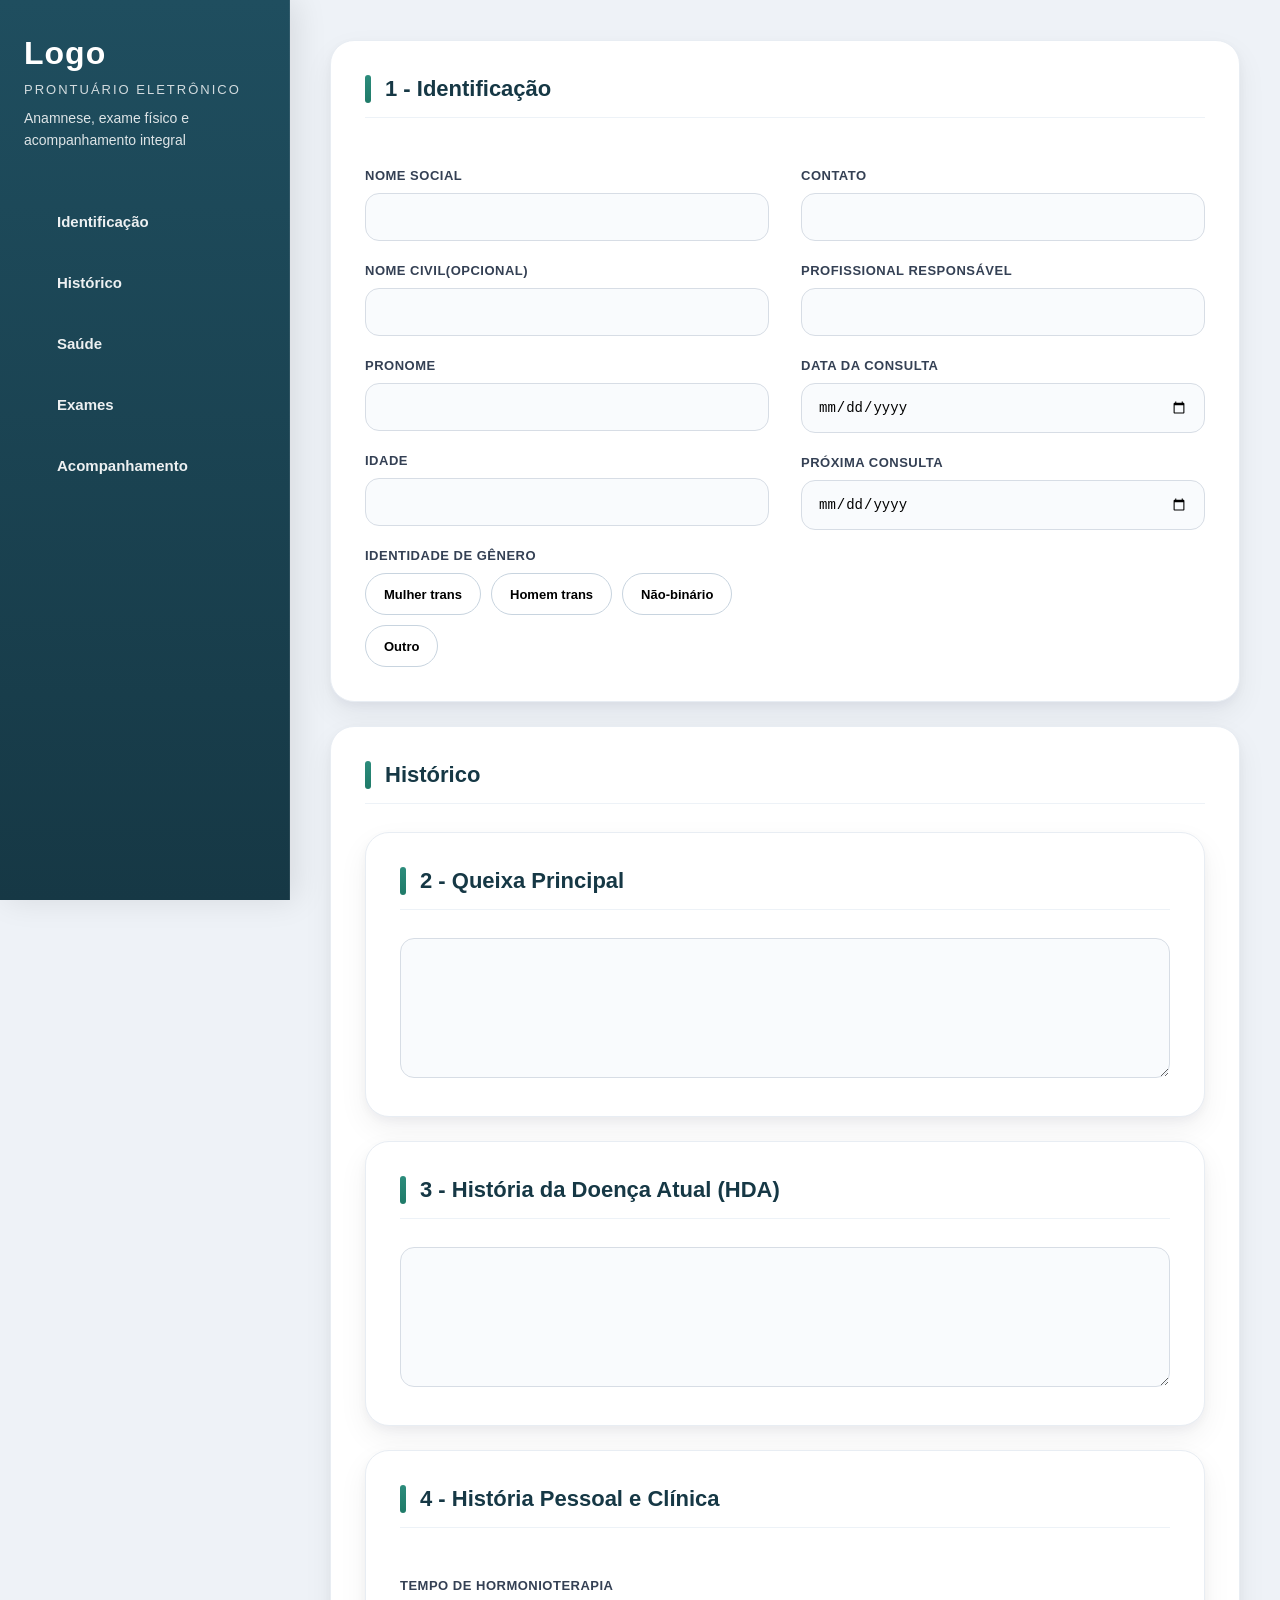
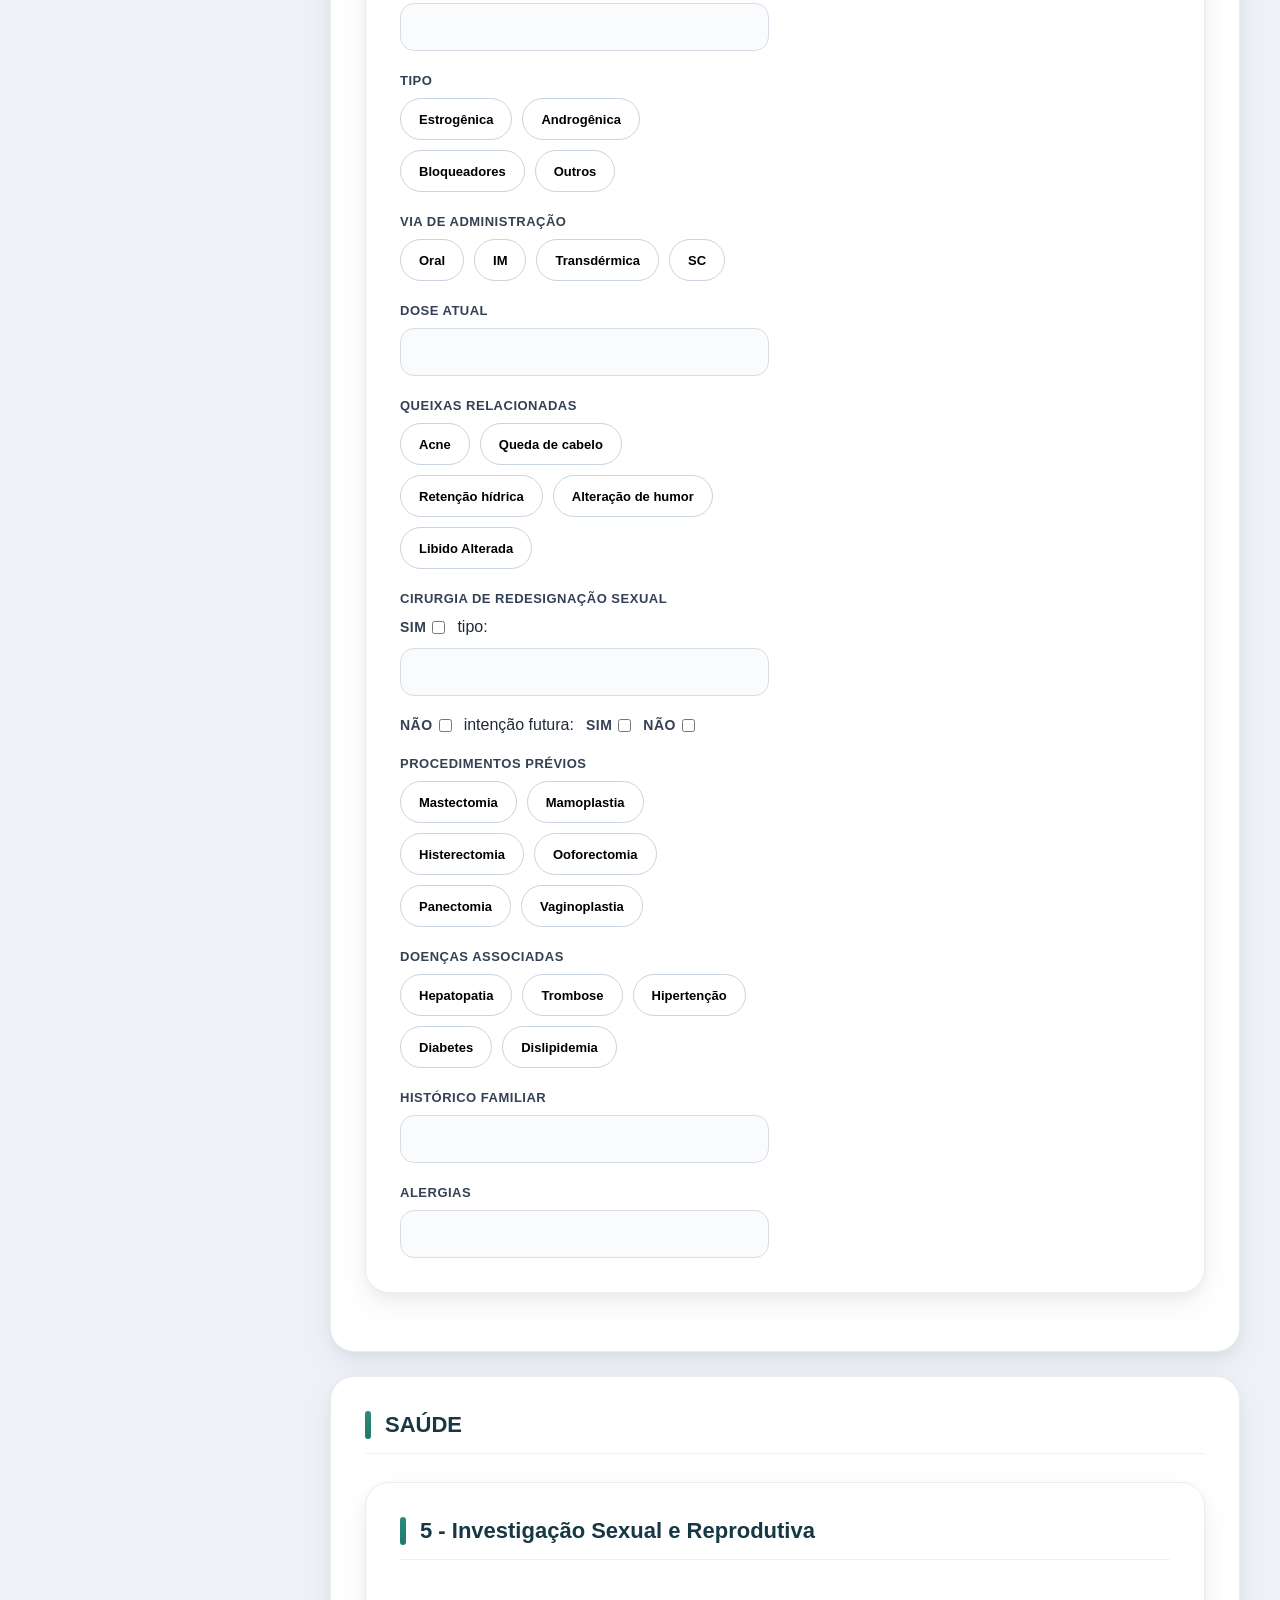
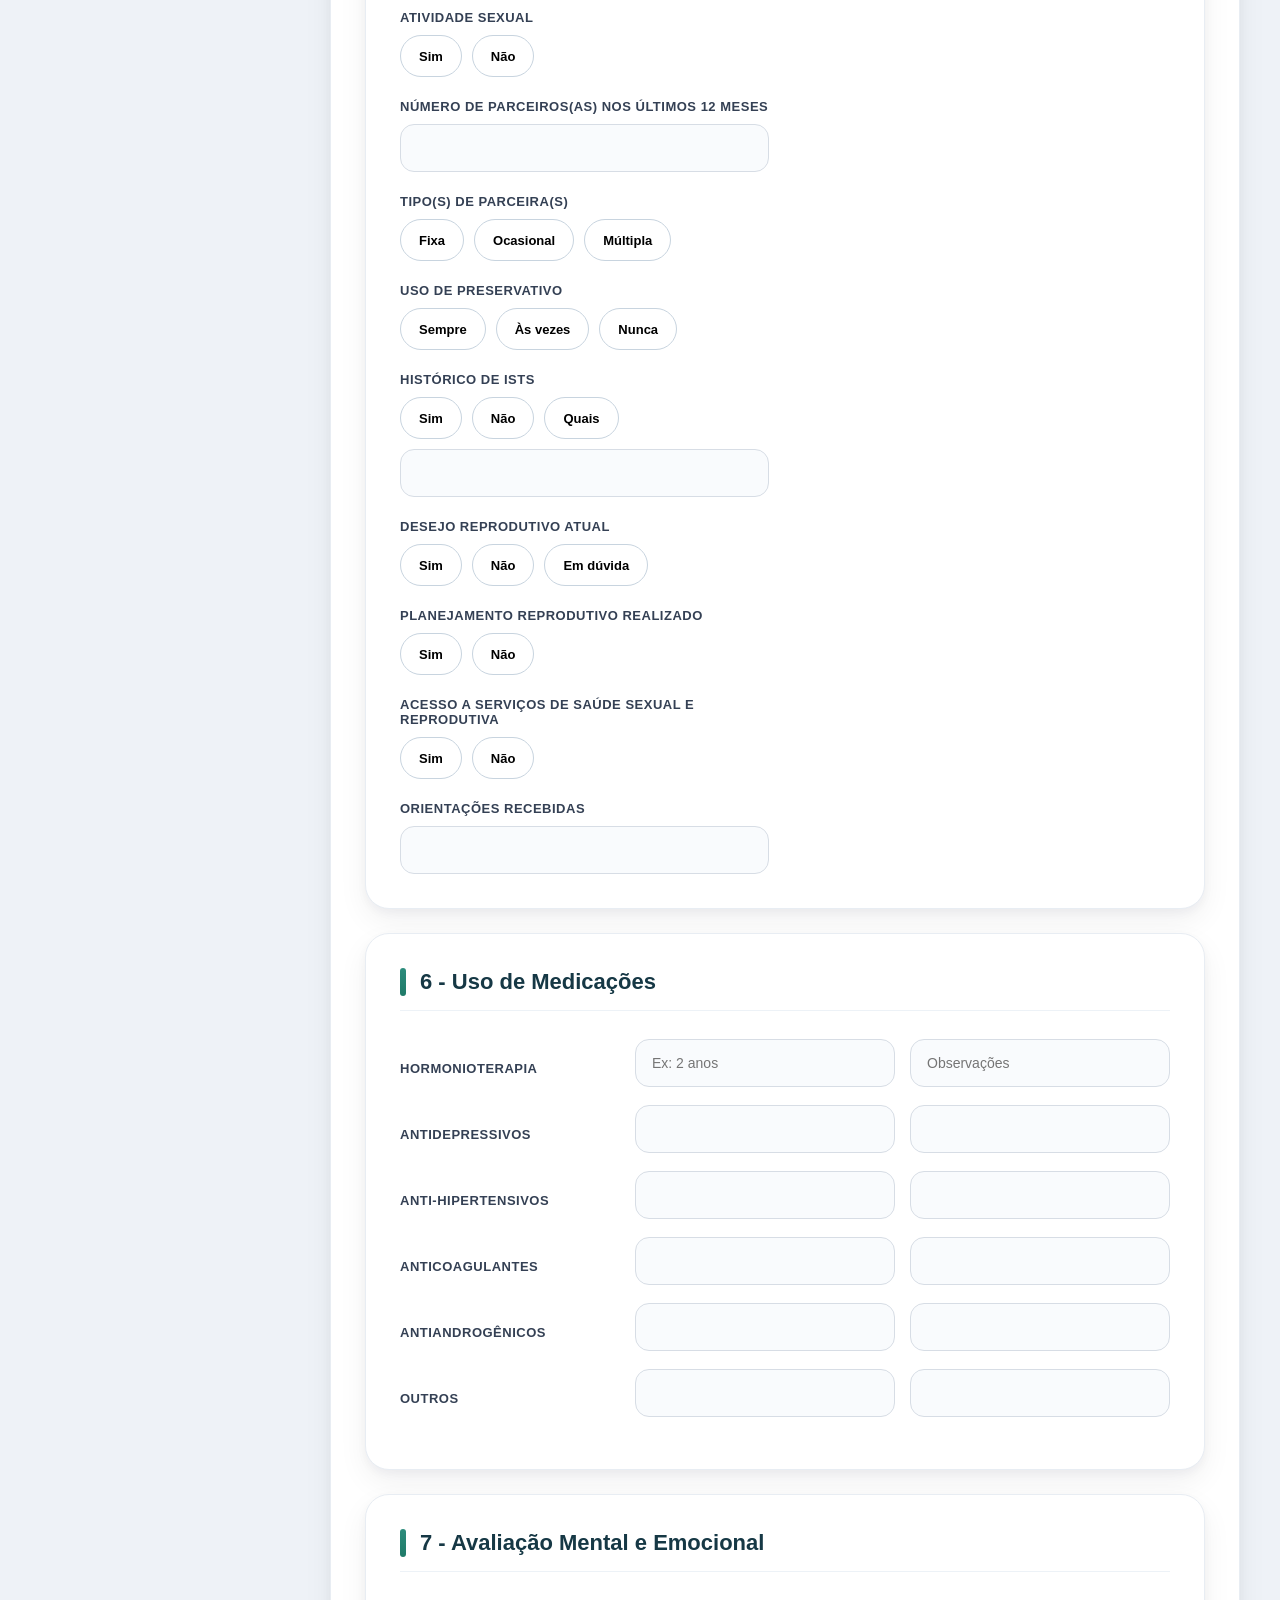
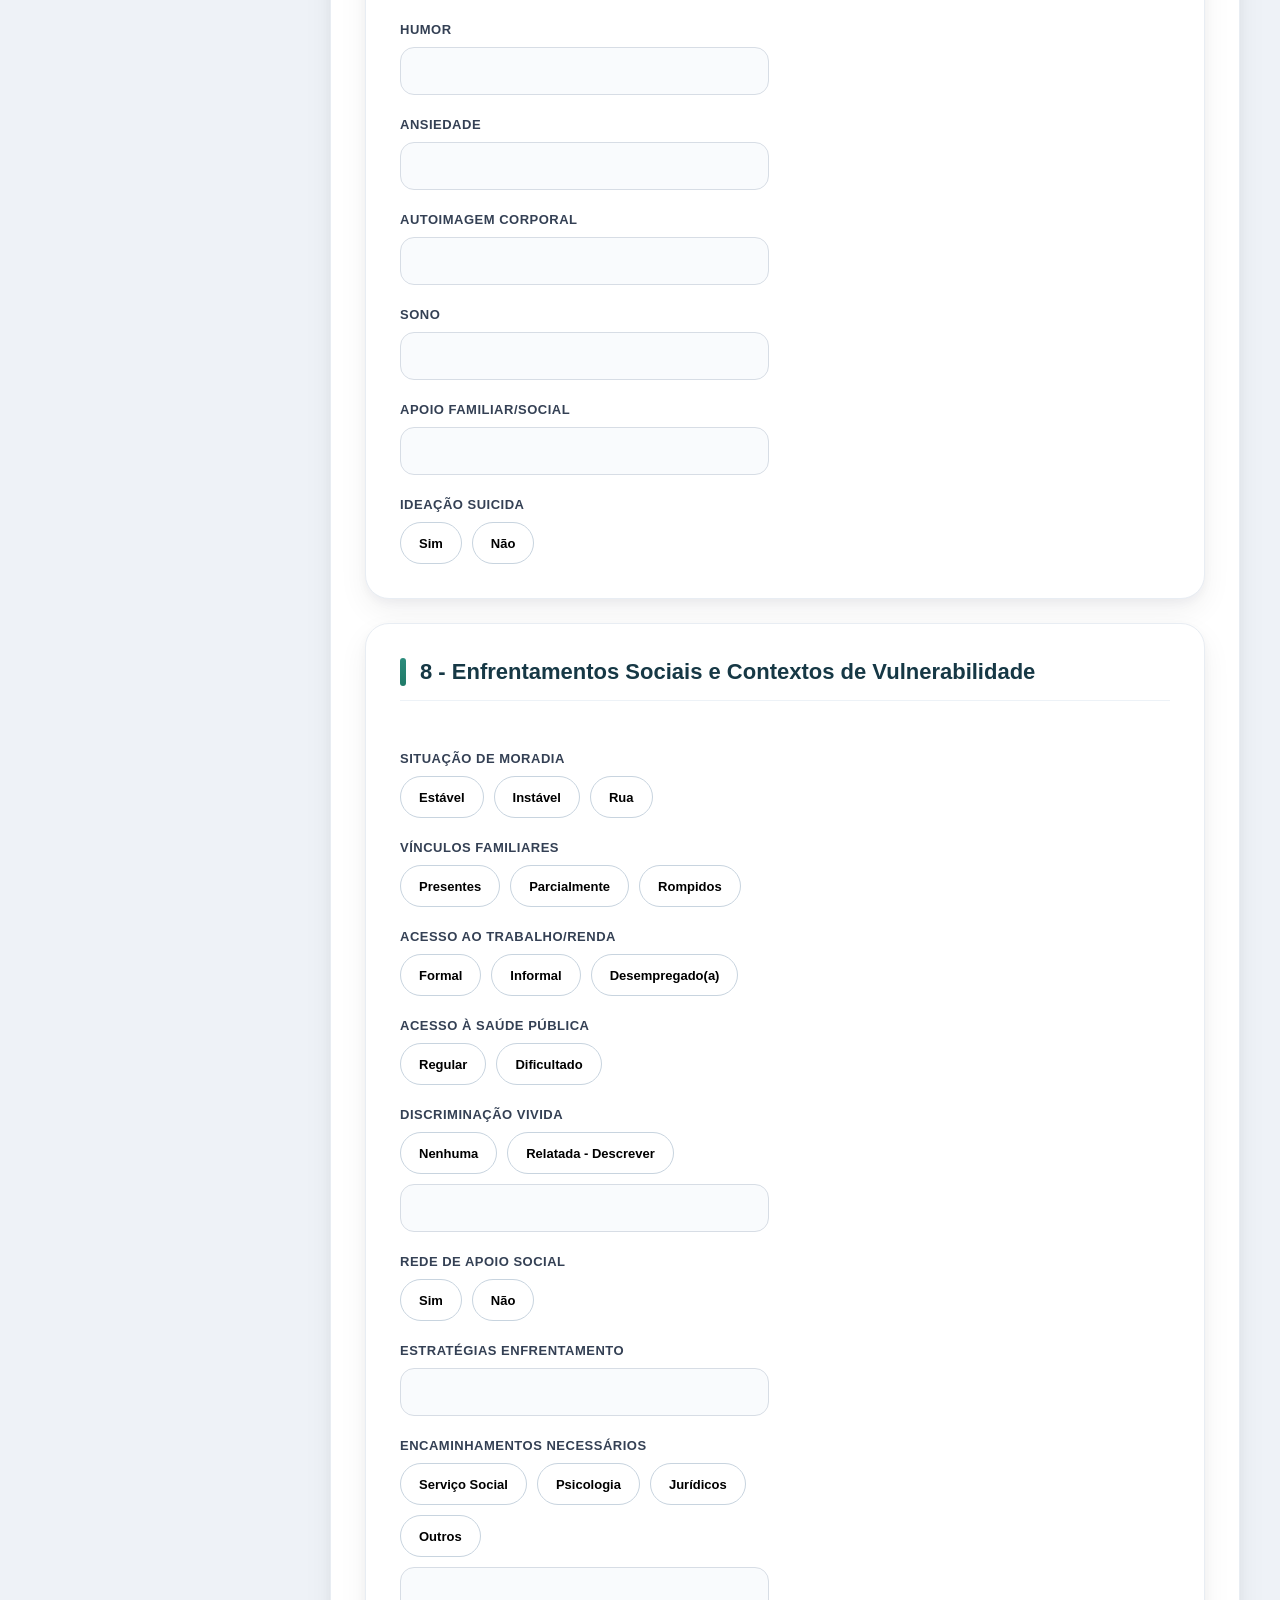
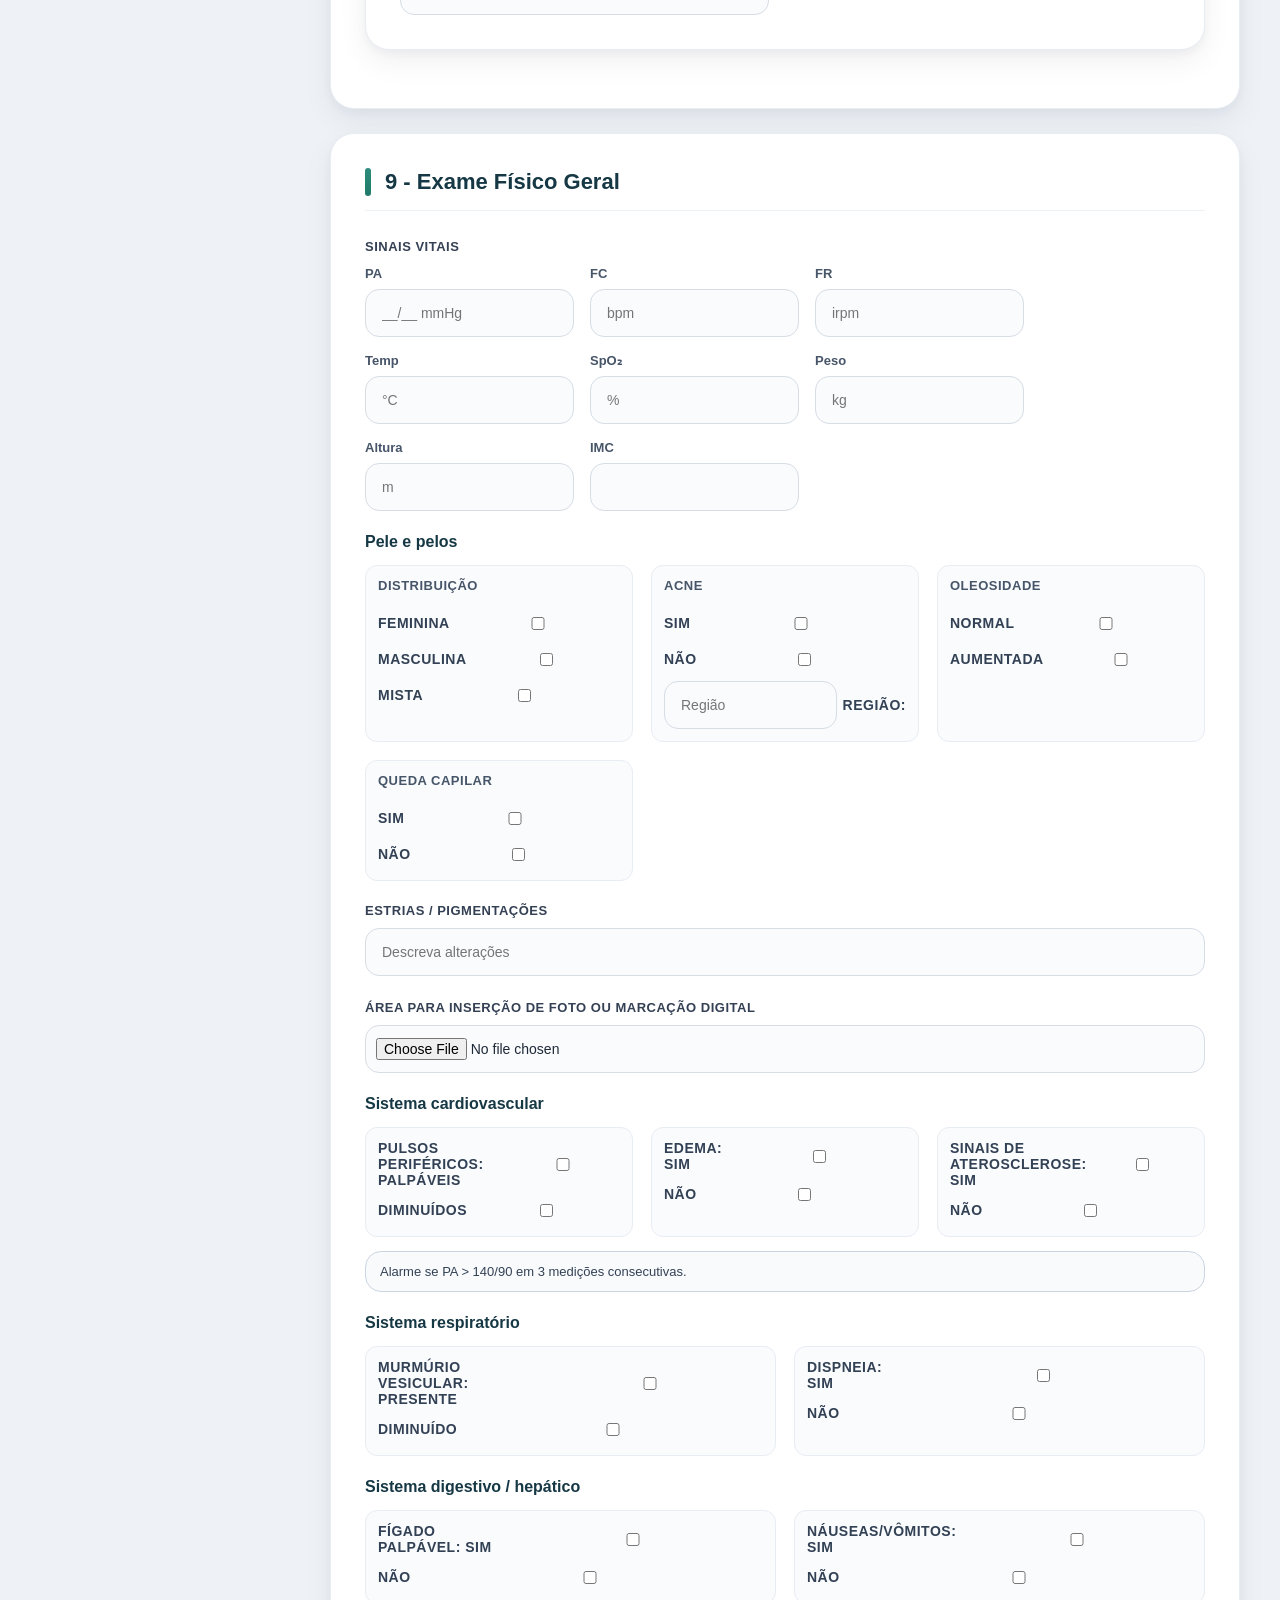
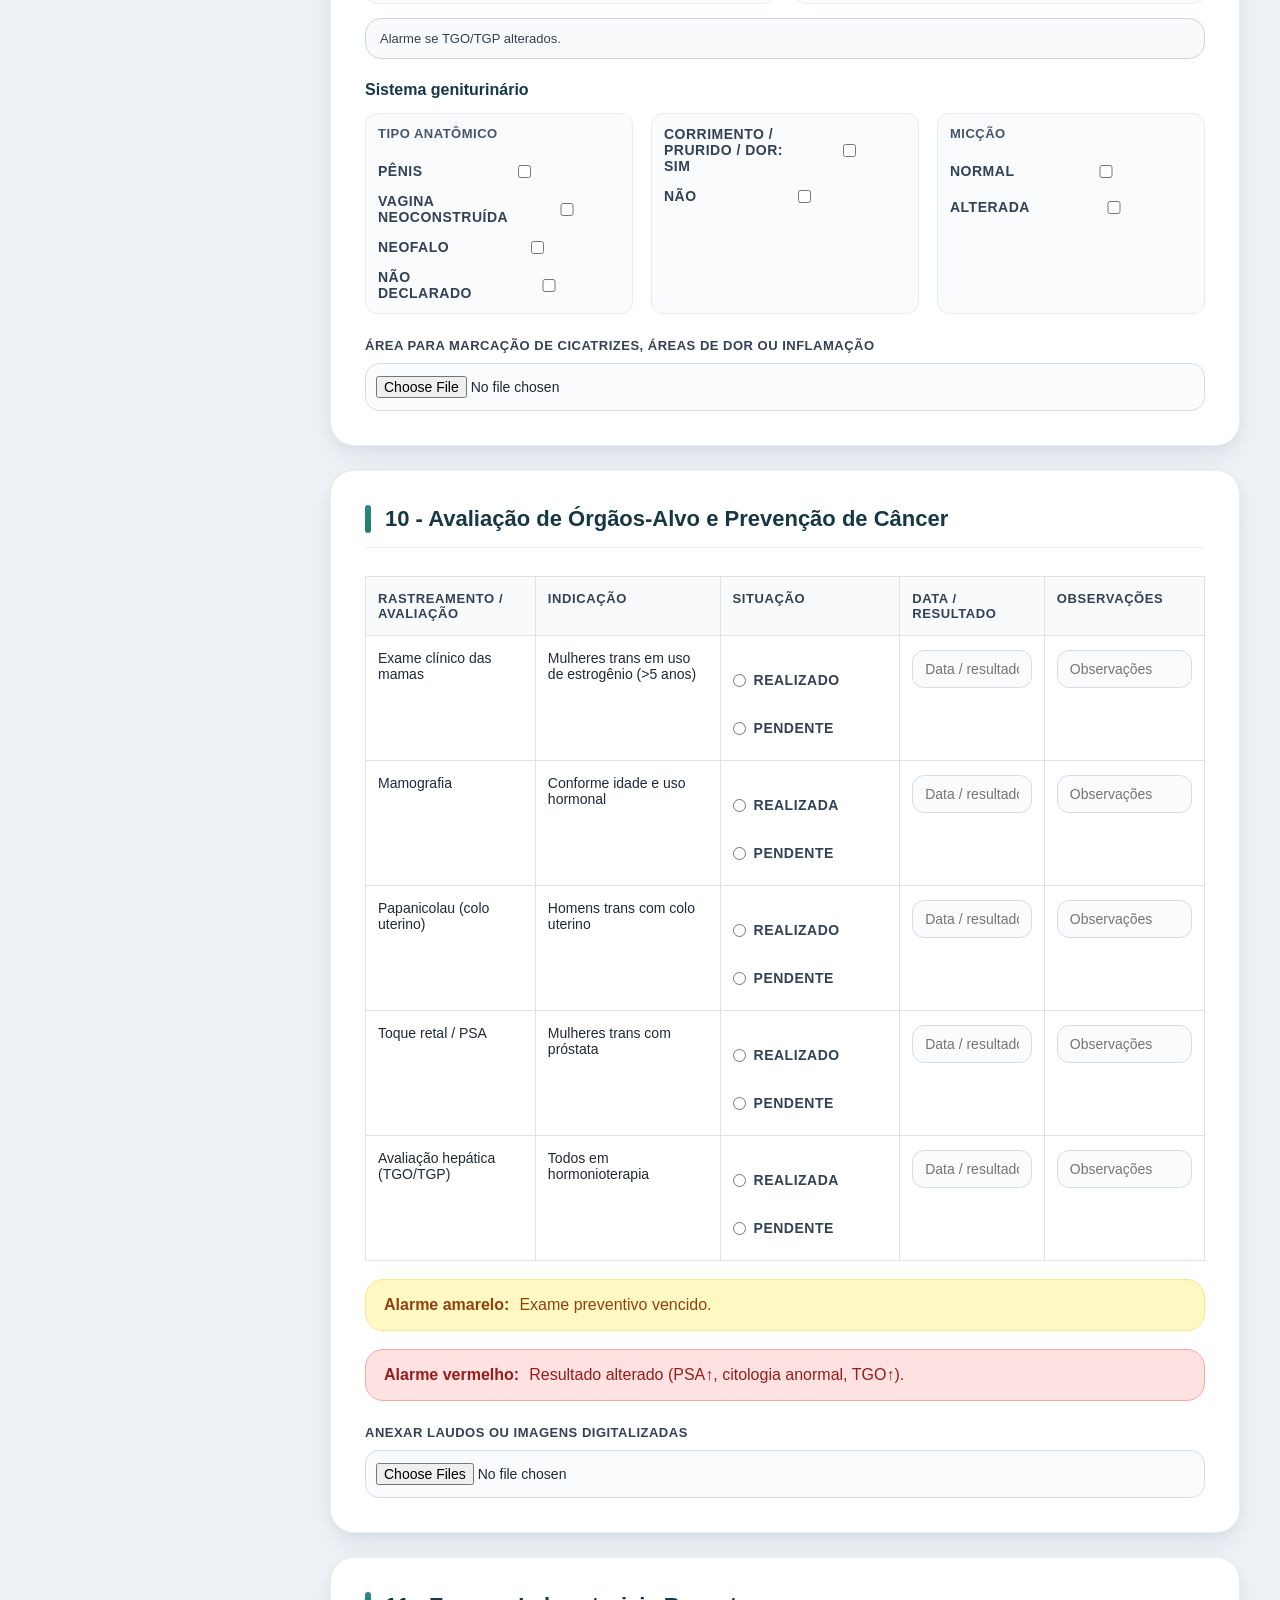
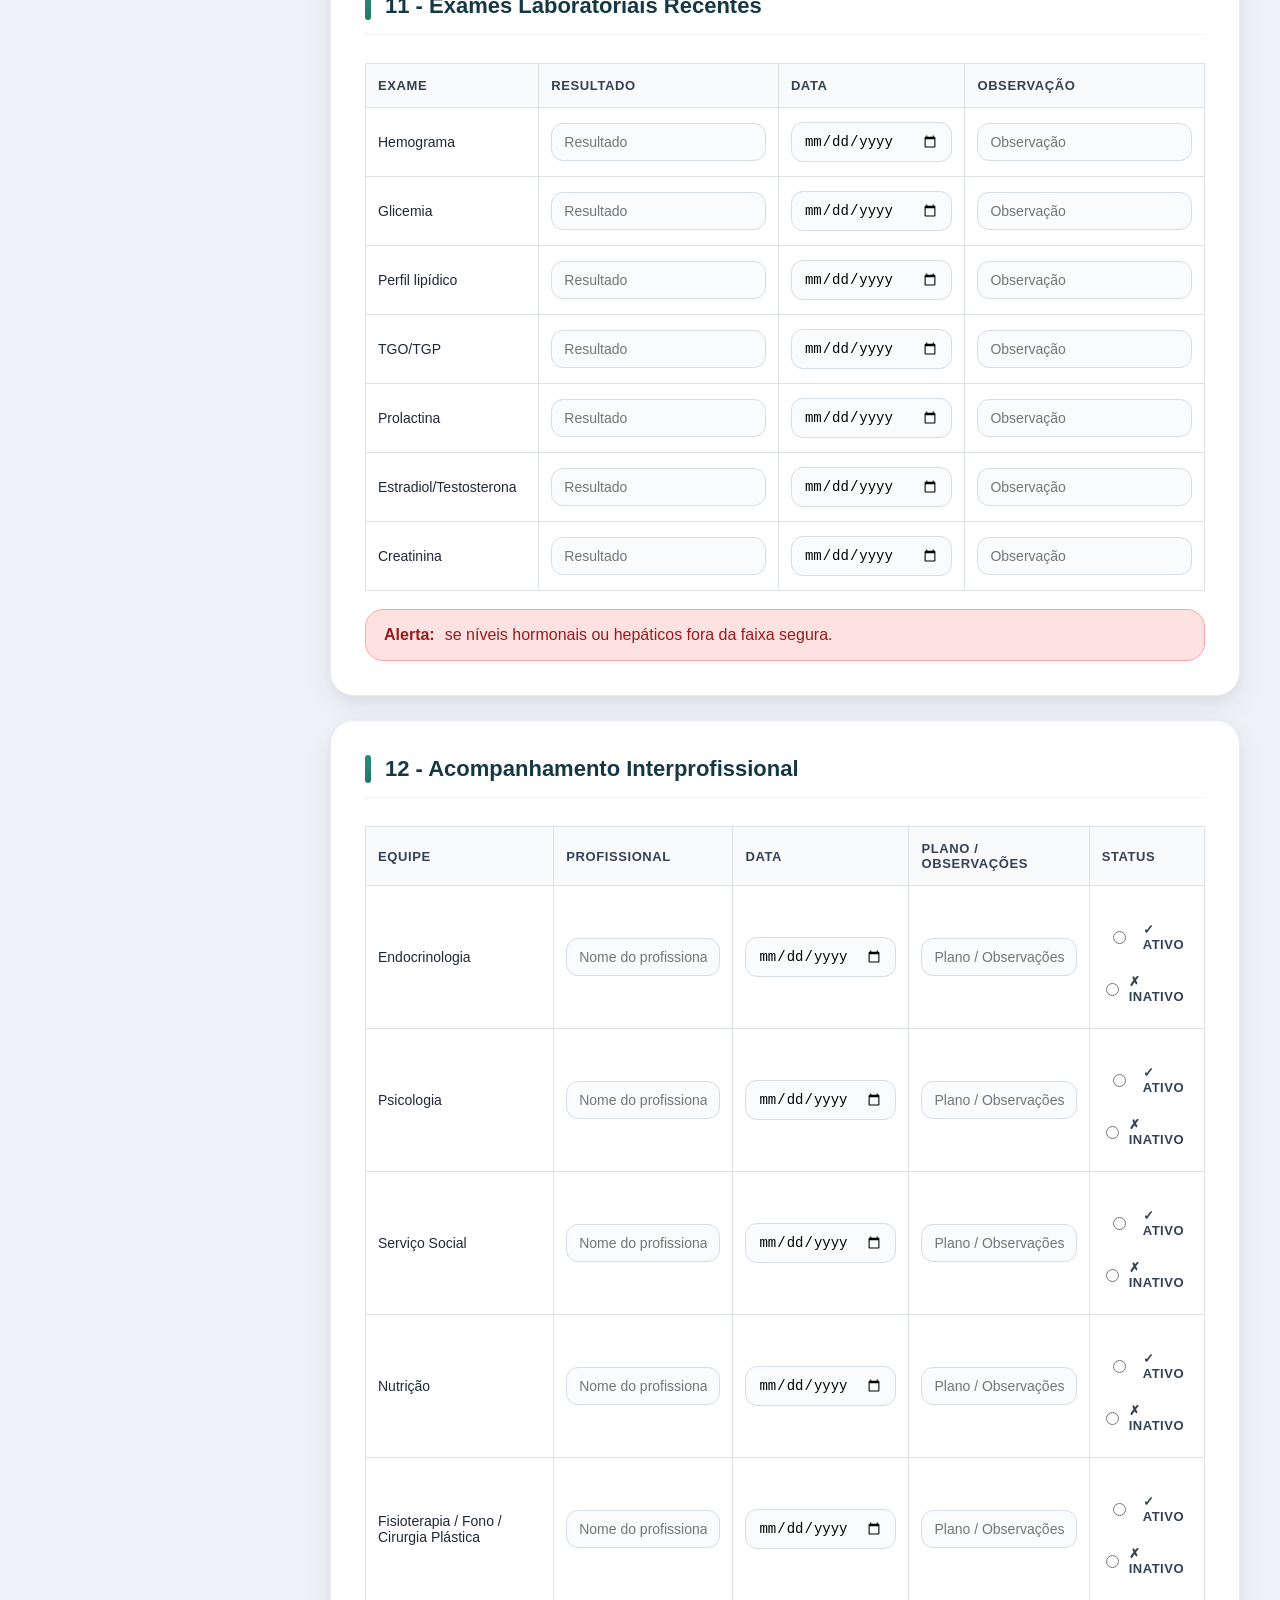
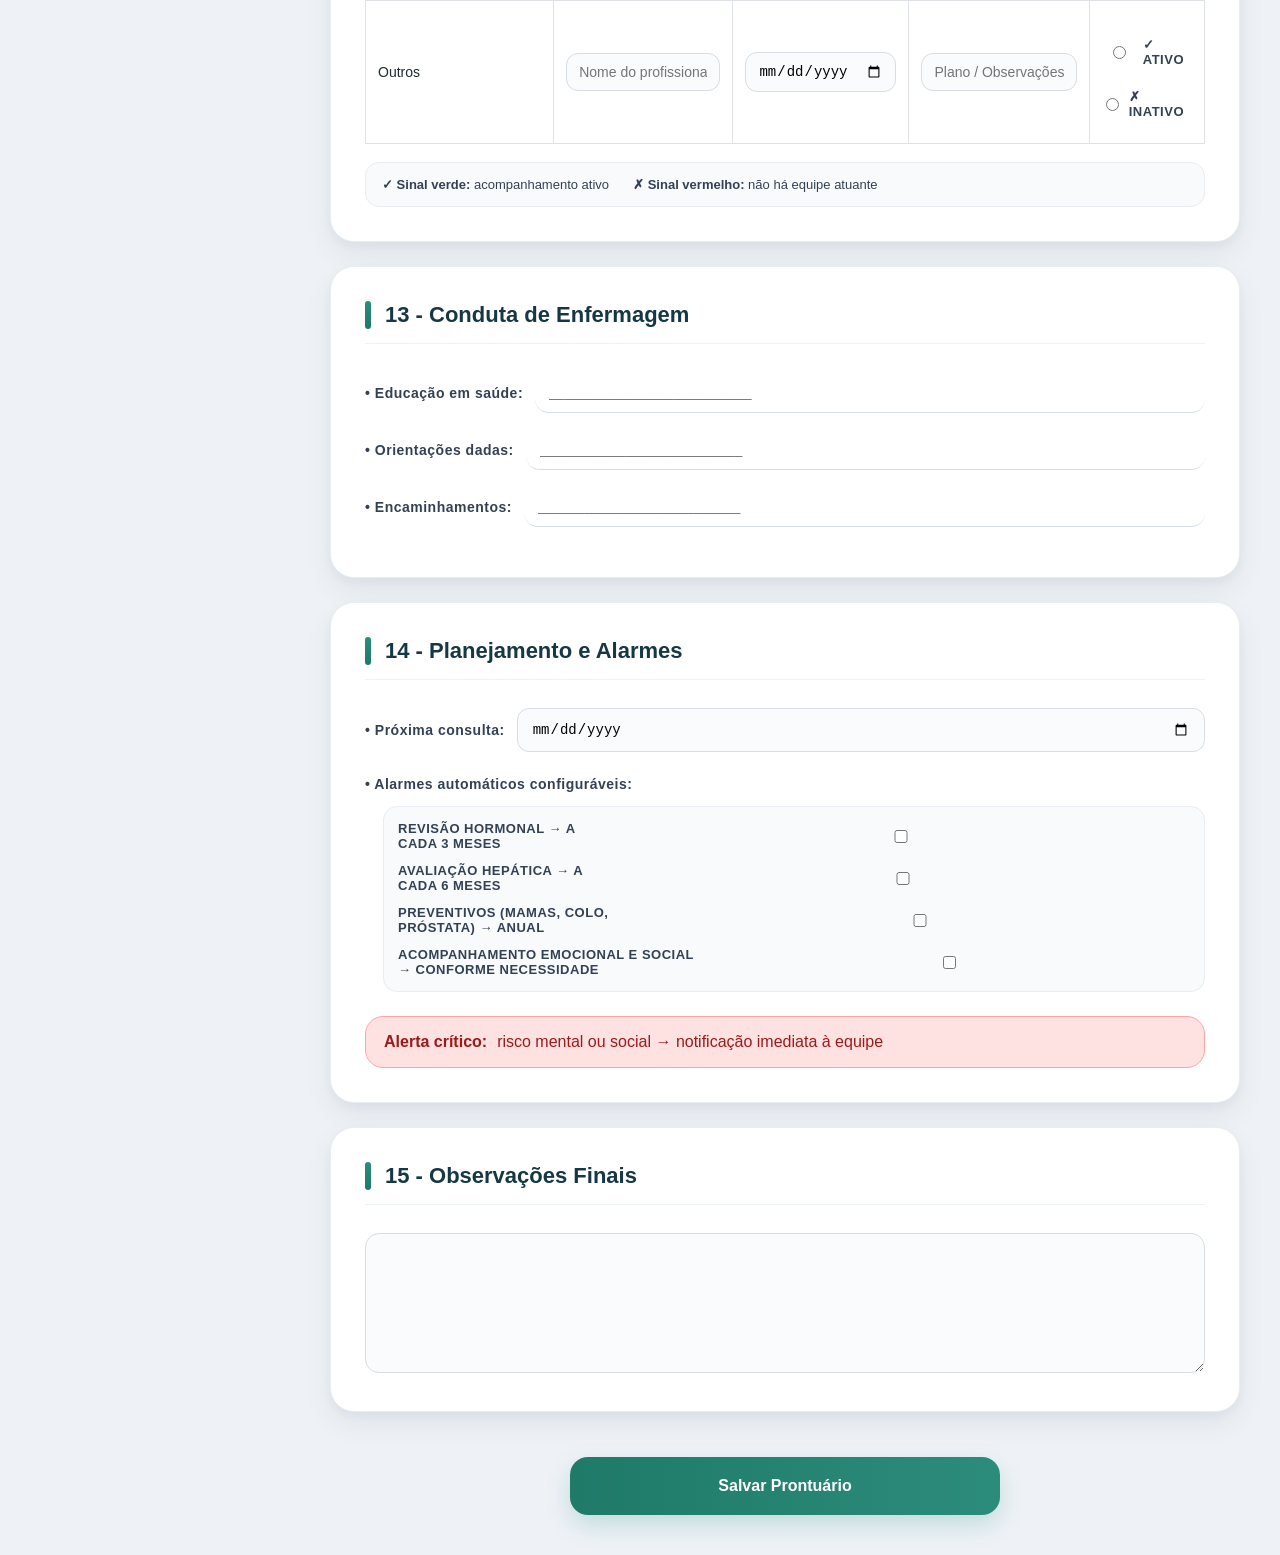
<file: TelaInicial/Index.html>
<!DOCTYPE html>
<html lang="pt-BR">

<head>
  <meta charset="UTF-8">
  <title>Prontuário Eletrônico</title>
  <link rel="stylesheet" href="style.css">
  <link rel="stylesheet"
  href="https://cdn-uicons.flaticon.com/uicons-regular-rounded/css/uicons-regular-rounded.css">
  
</head>

<body>

  <div class="sidebar">

    <div class="logo">
      <h2>Logo</h2>
      <p class="subtitle">PRONTUÁRIO ELETRÔNICO</p>
      <p>Anamnese, exame físico e acompanhamento integral</p>
    </div>

    <nav class="menu">

  <a href="#">
    <i class="fi fi-rr-user"></i>
    Identificação
  </a>

  <a href="#">
    <i class="fi fi-rr-file-medical"></i>
    Histórico
  </a>

  <a href="#">
    <i class="fi fi-rr-heart"></i>
    Saúde
  </a>

  <a href="#">
    <i class="fi fi-rr-test-tube"></i>
    Exames
  </a>

  <a href="#">
    <i class="fi fi-rr-envelope"></i>
    Acompanhamento
  </a>

</nav>

  </div>

  <!-- CONTEÚDO -->
  <div class="content">

    <form>

      <!-- IDENTIFICAÇÃO -->
      <div class="section">

        <h2>1 - Identificação</h2>

        <div class="grid-2">

          <div>

            <label>Nome Social</label>
            <input type="text" id="nome">

            <label>Nome Civil(Opcional)</label>
            <input type="text" id="nomeCivil">

            <label>Pronome</label>
            <input type="text" id="pronome">

            <label>Idade</label>
            <input type="number" id="idade">

             
              <label>Identidade de Gênero</label>

              <div class="buttons" id="identidadeGenero">
              <button type="button" class="btn-select">Mulher trans</button>
              <button type="button" class="btn-select">Homem trans</button>
              <button type="button" class="btn-select">Não-binário</button>
              <button type="button" class="btn-select">Outro</button>
            </div>

          </div>

          <div>

            <label>Contato</label>
            <input type="text" id="contato">

            <label>Profissional responsável</label>
            <input type="text" id="profissional">

            <label>Data da Consulta</label>
            <input type="date" id="dataConsulta">

            <label>Próxima Consulta</label>
            <input type="date" id="proximaConsulta">

          </div>

        </div>

      </div>

      <!-- HISTÓRICO -->
      <div class="section">

        <h2>Histórico</h2>

        <!-- QUEIXA -->
        <div class="section" >
          <h2>2 - Queixa Principal</h2>
          <textarea id="queixaPrincipal" ></textarea>
        </div>

        <!-- HDA -->
        <div class="section" >
          <h2>3 - História da Doença Atual (HDA)</h2>
          <textarea id="hda"></textarea>
        </div>

        <!-- HISTÓRIA CLÍNICA -->
        <div class="section">

          <h2>4 - História Pessoal e Clínica</h2>

          <div class="grid-2">

            <div>

              <label>Tempo de Hormonioterapia</label>
              <input type="text" id="tempoHormonioterapia">

              <label>Tipo</label>

              <div class="buttons" id="tipoHormonioterapia">
                <button type="button" class="btn-select">Estrogênica</button>
                <button type="button" class="btn-select">Androgênica</button>
                <button type="button" class="btn-select">Bloqueadores</button>
		            <button type="button" class="btn-select">Outros</button>
              </div>

              <label>Via de Administração</label>

              <div class="buttons" id="viaAdministracao">
                <button type="button" class="btn-select">Oral</button>
                <button type="button" class="btn-select">IM</button>
                <button type="button" class="btn-select">Transdérmica</button>
                <button type="button" class="btn-select">SC</button>
              </div>

              <label>Dose Atual</label>
              <input type="text" id="doseAtual">
	
	     <label>Queixas Relacionadas</label>

              <div class="buttons" id="queixasRelacionadas">
                <button type="button" class="btn-select">Acne</button>
                <button type="button" class="btn-select">Queda de cabelo</button>
                <button type="button" class="btn-select">Retenção hídrica</button>
                <button type="button" class="btn-select">Alteração de humor</button>
		            <button type="button" class="btn-select">Libido Alterada</button>
              </div>

	     <label>Cirurgia de redesignação sexual</label>

             <div class="linha-check">
             <div class="linha-topo">

             <label class="check" >
             <input type="checkbox" id="cirurgiaRedesignacaoSim">
             Sim</label>
             <span>tipo:</span>

             <input type="text" class="input-mini" id="tipoCirurgiaRedesignacao">
             </div>

             <div class="linha-baixo">

             <label class="check" >
             <input type="checkbox" id="cirurgiaRedesignacaoNao">
             Não</label>
             <span>intenção futura:</span>

             <label class="check" >
             <input type="checkbox" id="cirurgiaRedesignacaoIntencao">
             Sim
             </label>

             <label class="check" >
             <input type="checkbox" id="cirurgiaRedesignacaoIntencaoNao">
             Não
             </label>

             </div>
            </div>

              <label>Procedimentos Prévios</label>
              <div class="buttons" id="procedimentosPrevios">
                <button type="button" class="btn-select">Mastectomia</button>
                <button type="button" class="btn-select">Mamoplastia</button>
                <button type="button" class="btn-select">Histerectomia</button>
                <button type="button" class="btn-select">Ooforectomia</button>
		            <button type="button" class="btn-select">Panectomia</button>
                <button type="button" class="btn-select">Vaginoplastia</button>
              </div>

              <label>Doenças Associadas</label>
              <div class="buttons" id="doencasAssociadas">
                <button type="button" class="btn-select">Hepatopatia</button>
                <button type="button" class="btn-select">Trombose</button>
                <button type="button" class="btn-select">Hipertenção</button>
                <button type="button" class="btn-select">Diabetes</button>
		            <button type="button" class="btn-select">Dislipidemia</button>
              </div> 

              <label>Histórico familiar</label>
              <input type="text" id="historicoFamiliar">

              <label>Alergias</label>
              <input type="text" id="alergias">

            </div>

          </div>

        </div>
      </div>

        <!-- SAÚDE SEXUAL -->
       <div class="section">

  <h2>SAÚDE</h2>

  <!-- INVESTIGAÇÃO SEXUAL -->
  <div class="section">

    <h2>5 - Investigação Sexual e Reprodutiva</h2>

    <div class="grid-2">

      <div>

        <label>Atividade sexual</label>

        <div class="buttons" id="atividadeSexual">
          <button type="button" class="btn-select">Sim</button>
          <button type="button" class="btn-select">Não</button>
        </div>

        <label>Número de parceiros(as) nos últimos 12 meses</label>
        <input type="number" id="numeroParceiros">

        <label>Tipo(s) de parceira(s)</label>

        <div class="buttons" id="tipoParceira">
          <button type="button" class="btn-select">Fixa</button>
          <button type="button" class="btn-select">Ocasional</button>
          <button type="button" class="btn-select">Múltipla</button>
        </div>

        <label>Uso de preservativo</label>

        <div class="buttons" id="usoPreservativo">
          <button type="button" class="btn-select">Sempre</button>
          <button type="button" class="btn-select">Às vezes</button>
          <button type="button" class="btn-select">Nunca</button>
        </div>

        <label>Histórico de ISTs</label>

        <div class="buttons ist-group" id="historicoISTs">
          <button type="button" class="btn-select">Sim</button>
          <button type="button" class="btn-select">Não</button>
          <button type="button" class="btn-select">Quais</button>

          <input type="text" class="input-ist" id="quaisISTs">
        </div>

        <label>Desejo reprodutivo atual</label>

        <div class="buttons" id="desejoReprodutivo">
          <button type="button" class="btn-select">Sim</button>
          <button type="button" class="btn-select">Não</button>
          <button type="button" class="btn-select">Em dúvida</button>
        </div>

        <label>Planejamento reprodutivo realizado</label>

        <div class="buttons" id="planejamentoReprodutivo">
          <button type="button" class="btn-select">Sim</button>
          <button type="button" class="btn-select">Não</button>
        </div>

        <label>Acesso a Serviços de saúde sexual e reprodutiva</label>

        <div class="buttons" id="acessoServicosSaude">
          <button type="button" class="btn-select">Sim</button>
          <button type="button" class="btn-select">Não</button>
        </div>

        <label>Orientações recebidas</label>
        <input type="text" id="orientacoesRecebidas">

      </div>

    </div>

  </div>
  <!-- FECHAMENTO DA SECTION 5 -->



  <!-- USO DE MEDICAÇÕES -->
  <div class="section" id="usoMedicacoes">

    <h2>6 - Uso de Medicações</h2>

    <div class="med-row">
      <label>Hormonioterapia</label>
      <input type="text" placeholder="Ex: 2 anos" id="hormonioterapia">
      <input type="text" placeholder="Observações" id="observacoesHormonioterapia">
    </div>

    <div class="med-row">
      <label>Antidepressivos</label>
      <input type="text" id="antidepressivos">
      <input type="text" id="observacoesAntidepressivos">
    </div>

    <div class="med-row">
      <label>Anti-hipertensivos</label>
      <input type="text" id="antiHipertensivos">
      <input type="text" id="observacoesAntiHipertensivos">
    </div>

    <div class="med-row">
      <label>Anticoagulantes</label>
      <input type="text" id="anticoagulantes">
      <input type="text" id="observacoesAnticoagulantes">
    </div>

    <div class="med-row">
      <label>Antiandrogênicos</label>
      <input type="text" id="antiandrogenicos">
      <input type="text" id="observacoesAntiandrogenicos">
    </div>

    <div class="med-row">
      <label>Outros</label>
      <input type="text" id="outros">
      <input type="text" id="observacoesOutros">
    </div>

  </div>



  <!-- SAÚDE MENTAL -->
  <div class="section">

    <h2>7 - Avaliação Mental e Emocional</h2>

    <div class="grid-2">

      <div>

        <label>Humor</label>
        <input type="text" id="humor">

        <label>Ansiedade</label>
        <input type="text" id="ansiedade">

        <label>Autoimagem corporal</label>
        <input type="text" id="autoimagemCorporal">

        <label>Sono</label>
        <input type="text" id="sono">

        <label>Apoio Familiar/Social</label>
        <input type="text" id="apoiFamiliarSocial">

        <label>Ideação suicida</label>

        <div class="buttons" id="ideacaoSuicida">
          <button type="button" class="btn-select">Sim</button>
          <button type="button" class="btn-select">Não</button>
        </div>

      </div>

    </div>

  </div>



  <!-- ENFRENTAMENTOS SOCIAIS -->
  <div class="section">

    <h2>8 - Enfrentamentos Sociais e Contextos de Vulnerabilidade</h2>

    <div class="grid-2">

      <div>

        <label>Situação de Moradia</label>

        <div class="buttons" id="situacaoMoradia">
          <button type="button" class="btn-select">Estável</button>
          <button type="button" class="btn-select">Instável</button>
          <button type="button" class="btn-select">Rua</button>
        </div>

        <label>Vínculos Familiares</label>

        <div class="buttons" id="vinculosFamiliares">
          <button type="button" class="btn-select">Presentes</button>
          <button type="button" class="btn-select">Parcialmente</button>
          <button type="button" class="btn-select">Rompidos</button>
        </div>

        <label>Acesso ao Trabalho/Renda</label>

        <div class="buttons" id="acessoTrabalhoRenda">
          <button type="button" class="btn-select">Formal</button>
          <button type="button" class="btn-select">Informal</button>
          <button type="button" class="btn-select">Desempregado(a)</button>
        </div>

        <label>Acesso à Saúde Pública</label>

        <div class="buttons" id="acessoSaudePublica">
          <button type="button" class="btn-select">Regular</button>
          <button type="button" class="btn-select">Dificultado</button>
        </div>

        <label>Discriminação vivida</label>

        <div class="buttons vivida-group" id="discriminacaoVivida">
          <button type="button" class="btn-select">Nenhuma</button>
          <button type="button" class="btn-select">Relatada - Descrever</button>

          <input type="text"
                 class="input-vivida"
                 id="observacoesDiscriminacaoVivida">
        </div>

        <label>Rede de Apoio Social</label>

        <div class="buttons" id="redeApoioSocial">
          <button type="button" class="btn-select">Sim</button>
          <button type="button" class="btn-select">Não</button>
        </div>

        <label>Estratégias Enfrentamento</label>
        <input type="text" id="estrategiasEnfrentamento">

        <label>Encaminhamentos Necessários</label>

        <div class="buttons encaminhamento-group"
             id="encaminhamentosNecessarios">

          <button type="button" class="btn-select">
            Serviço Social
          </button>

          <button type="button" class="btn-select">
            Psicologia
          </button>

          <button type="button" class="btn-select">
            Jurídicos
          </button>

          <button type="button" class="btn-select">
            Outros
          </button>

          <input type="text"
                 class="input-encaminhamento"
                 id="observacoesEncaminhamentos">
        </div>

      </div>

    </div>

  </div>

</div>

      <!-- EXAME FÍSICO -->
       <section class="section">

        <h2>9 - Exame Físico Geral</h2>

        <div class="subsection">
          <label>Sinais vitais</label>
          <div class="vital-row">
            <div class="vital-item">
              <span>PA</span>
              <input type="text" id="pa" placeholder="__/__ mmHg">
            </div>
            <div class="vital-item">
              <span>FC</span>
              <input type="text" id="frequenciaCardiaca" placeholder="bpm">
            </div>
            <div class="vital-item">
              <span>FR</span>
              <input type="text" id="frequenciaRespiratoria" placeholder="irpm">
            </div>
            <div class="vital-item">
              <span>Temp</span>
              <input type="text" id="temperatura" placeholder="°C">
            </div>
            <div class="vital-item">
              <span>SpO₂</span>
              <input type="text" id="spo2" placeholder="%">
            </div>
            <div class="vital-item">
              <span>Peso</span>
              <input type="text" id="peso" placeholder="kg">
            </div>
            <div class="vital-item">
              <span>Altura</span>
              <input type="text" id="altura" placeholder="m">
            </div>
            <div class="vital-item">
              <span>IMC</span>
              <input type="text" id="imc" placeholder="">
            </div>
          </div>
        </div>

        <div class="subsection">
          <h3>Pele e pelos</h3>
          <div class="checks-grid">
            <div>
              <span class="group-label">Distribuição</span>
              <label class="check"><input type="checkbox" name="distribuicaoPele" value="feminina"> Feminina</label>
              <label class="check"><input type="checkbox" name="distribuicaoPele" value="masculina"> Masculina</label>
              <label class="check"><input type="checkbox" name="distribuicaoPele" value="mista"> Mista</label>
            </div>
            <div>
              <span class="group-label">Acne</span>
              <label class="check"><input type="checkbox" name="acne" value="sim"> Sim</label>
              <label class="check"><input type="checkbox" name="acne" value="nao"> Não</label>
              <label class="check"><span>Região:</span><input type="text" id="regiaoAcne" placeholder="Região"></label>
            </div>
            <div>
              <span class="group-label">Oleosidade</span>
              <label class="check"><input type="checkbox" name="oleosidade" value="normal"> Normal</label>
              <label class="check"><input type="checkbox" name="oleosidade" value="aumentada"> Aumentada</label>
            </div>
            <div>
              <span class="group-label">Queda capilar</span>
              <label class="check"><input type="checkbox" name="quedaCapilar" value="sim"> Sim</label>
              <label class="check"><input type="checkbox" name="quedaCapilar" value="nao"> Não</label>
            </div>
          </div>

          <label for="estriasPigmentacoes">Estrias / pigmentações</label>
          <input type="text" id="estriasPigmentacoes" placeholder="Descreva alterações">

          <div class="file-field">
            <label for="fotoPele">Área para inserção de foto ou marcação digital</label>
            <input type="file" id="fotoPele" accept="image/*">
          </div>
        </div>

        <div class="subsection">
          <h3>Sistema cardiovascular</h3>
          <div class="checks-grid">
            <div>
              <label class="check"><input type="checkbox" name="pulsosPerifericos" value="palpaveis"> Pulsos periféricos: Palpáveis</label>
              <label class="check"><input type="checkbox" name="pulsosPerifericos" value="diminuido"> Diminuídos</label>
            </div>
            <div>
              <label class="check"><input type="checkbox" name="edema" value="sim"> Edema: Sim</label>
              <label class="check"><input type="checkbox" name="edema" value="nao"> Não</label>
            </div>
            <div>
              <label class="check"><input type="checkbox" name="aterosclerose" value="sim"> Sinais de aterosclerose: Sim</label>
              <label class="check"><input type="checkbox" name="aterosclerose" value="nao"> Não</label>
            </div>
          </div>
          <div class="alert-small">Alarme se PA &gt; 140/90 em 3 medições consecutivas.</div>
        </div>

        <div class="subsection">
          <h3>Sistema respiratório</h3>
          <div class="checks-grid">
            <div>
              <label class="check"><input type="checkbox" name="murmurioVesicular" value="presente"> Murmúrio vesicular: Presente</label>
              <label class="check"><input type="checkbox" name="murmurioVesicular" value="diminuido"> Diminuído</label>
            </div>
            <div>
              <label class="check"><input type="checkbox" name="dispneia" value="sim"> Dispneia: Sim</label>
              <label class="check"><input type="checkbox" name="dispneia" value="nao"> Não</label>
            </div>
          </div>
        </div>

        <div class="subsection">
          <h3>Sistema digestivo / hepático</h3>
          <div class="checks-grid">
            <div>
              <label class="check"><input type="checkbox" name="figadoPalpavel" value="sim"> Fígado palpável: Sim</label>
              <label class="check"><input type="checkbox" name="figadoPalpavel" value="nao"> Não</label>
            </div>
            <div>
              <label class="check"><input type="checkbox" name="nauseasVomitos" value="sim"> Náuseas/vômitos: Sim</label>
              <label class="check"><input type="checkbox" name="nauseasVomitos" value="nao"> Não</label>
            </div>
          </div>
          <div class="alert-small">Alarme se TGO/TGP alterados.</div>
        </div>

        <div class="subsection">
          <h3>Sistema geniturinário</h3>
          <div class="checks-grid">
            <div>
              <span class="group-label">Tipo anatômico</span>
              <label class="check"><input type="checkbox" name="tipoAnatomico" value="penis"> Pênis</label>
              <label class="check"><input type="checkbox" name="tipoAnatomico" value="vagina"> Vagina neoconstruída</label>
              <label class="check"><input type="checkbox" name="tipoAnatomico" value="neofalo"> Neofalo</label>
              <label class="check"><input type="checkbox" name="tipoAnatomico" value="naoDeclarado"> Não declarado</label>
            </div>
            <div>
              <label class="check"><input type="checkbox" name="corrimento" value="sim"> Corrimento / prurido / dor: Sim</label>
              <label class="check"><input type="checkbox" name="corrimento" value="nao"> Não</label>
            </div>
            <div>
              <span class="group-label">Micção</span>
              <label class="check"><input type="checkbox" name="miccao" value="normal"> Normal</label>
              <label class="check"><input type="checkbox" name="miccao" value="alterada"> Alterada</label>
            </div>
          </div>
          <div class="file-field">
            <label for="fotoGeniturinario">Área para marcação de cicatrizes, áreas de dor ou inflamação</label>
            <input type="file" id="fotoGeniturinario" accept="image/*">
          </div>
        </div>

      </section>

      <!-- RASTREAMENTO / AVALIAÇÃO -->
      <section class="section">

        <h2>10 - Avaliação de Órgãos-Alvo e Prevenção de Câncer</h2>

        <div class="table-wrap">
          <table class="avaliacao-table">
            <thead>
              <tr>
                <th>Rastreamento / Avaliação</th>
                <th>Indicação</th>
                <th>Situação</th>
                <th>Data / Resultado</th>
                <th>Observações</th>
              </tr>
            </thead>
            <tbody>
              <tr>
                <td>Exame clínico das mamas</td>
                <td>Mulheres trans em uso de estrogênio (&gt;5 anos)</td>
                <td>
                  <label class="radio-inline">
                    <input type="radio" name="situacaoMama" value="realizado">
                    Realizado
                  </label>
                  <label class="radio-inline">
                    <input type="radio" name="situacaoMama" value="pendente">
                    Pendente
                  </label>
                </td>
                <td><input type="text" name="dataMama" placeholder="Data / resultado"></td>
                <td><input type="text" name="obsMama" placeholder="Observações"></td>
              </tr>
              <tr>
                <td>Mamografia</td>
                <td>Conforme idade e uso hormonal</td>
                <td>
                  <label class="radio-inline">
                    <input type="radio" name="situacaoMamografia" value="realizado">
                    Realizada
                  </label>
                  <label class="radio-inline">
                    <input type="radio" name="situacaoMamografia" value="pendente">
                    Pendente
                  </label>
                </td>
                <td><input type="text" name="dataMamografia" placeholder="Data / resultado"></td>
                <td><input type="text" name="obsMamografia" placeholder="Observações"></td>
              </tr>
              <tr>
                <td>Papanicolau (colo uterino)</td>
                <td>Homens trans com colo uterino</td>
                <td>
                  <label class="radio-inline">
                    <input type="radio" name="situacaoPapanicolau" value="realizado">
                    Realizado
                  </label>
                  <label class="radio-inline">
                    <input type="radio" name="situacaoPapanicolau" value="pendente">
                    Pendente
                  </label>
                </td>
                <td><input type="text" name="dataPapanicolau" placeholder="Data / resultado"></td>
                <td><input type="text" name="obsPapanicolau" placeholder="Observações"></td>
              </tr>
              <tr>
                <td>Toque retal / PSA</td>
                <td>Mulheres trans com próstata</td>
                <td>
                  <label class="radio-inline">
                    <input type="radio" name="situacaoPSA" value="realizado">
                    Realizado
                  </label>
                  <label class="radio-inline">
                    <input type="radio" name="situacaoPSA" value="pendente">
                    Pendente
                  </label>
                </td>
                <td><input type="text" name="dataPSA" placeholder="Data / resultado"></td>
                <td><input type="text" name="obsPSA" placeholder="Observações"></td>
              </tr>
              <tr>
                <td>Avaliação hepática (TGO/TGP)</td>
                <td>Todos em hormonioterapia</td>
                <td>
                  <label class="radio-inline">
                    <input type="radio" name="situacaoHepatica" value="realizado">
                    Realizada
                  </label>
                  <label class="radio-inline">
                    <input type="radio" name="situacaoHepatica" value="pendente">
                    Pendente
                  </label>
                </td>
                <td><input type="text" name="dataHepatica" placeholder="Data / resultado"></td>
                <td><input type="text" name="obsHepatica" placeholder="Observações"></td>
              </tr>
            </tbody>
          </table>
        </div>

        <div class="alert-box alert-yellow">
          <strong>Alarme amarelo:</strong> Exame preventivo vencido.
        </div>

        <div class="alert-box alert-red">
          <strong>Alarme vermelho:</strong> Resultado alterado (PSA↑, citologia anormal, TGO↑).
        </div>

        <div class="file-field">
          <label for="anexosPreventivos">Anexar laudos ou imagens digitalizadas</label>
          <input type="file" id="anexosPreventivos" multiple>
        </div>

      </section>

      <!-- EXAMES -->
      <section class="section">

        <h2>11 - Exames Laboratoriais Recentes</h2>

        <div class="table-wrap">
          <table class="exames-table">
            <thead>
              <tr>
                <th>Exame</th>
                <th>Resultado</th>
                <th>Data</th>
                <th>Observação</th>
              </tr>
            </thead>
            <tbody>
              <tr>
                <td>Hemograma</td>
                <td><input type="text" id="hemograma" placeholder="Resultado"></td>
                <td><input type="date" id="dataHemograma"></td>
                <td><input type="text" id="obsHemograma" placeholder="Observação"></td>
              </tr>
              <tr>
                <td>Glicemia</td>
                <td><input type="text" id="glicemia" placeholder="Resultado"></td>
                <td><input type="date" id="dataGlicemia"></td>
                <td><input type="text" id="obsGlicemia" placeholder="Observação"></td>
              </tr>
              <tr>
                <td>Perfil lipídico</td>
                <td><input type="text" id="perfilLipidico" placeholder="Resultado"></td>
                <td><input type="date" id="dataPerfilLipidico"></td>
                <td><input type="text" id="obsPerfilLipidico" placeholder="Observação"></td>
              </tr>
              <tr>
                <td>TGO/TGP</td>
                <td><input type="text" id="tgoTgp" placeholder="Resultado"></td>
                <td><input type="date" id="dataTgoTgp"></td>
                <td><input type="text" id="obsTgoTgp" placeholder="Observação"></td>
              </tr>
              <tr>
                <td>Prolactina</td>
                <td><input type="text" id="prolactina" placeholder="Resultado"></td>
                <td><input type="date" id="dataProlactina"></td>
                <td><input type="text" id="obsProlactina" placeholder="Observação"></td>
              </tr>
              <tr>
                <td>Estradiol/Testosterona</td>
                <td><input type="text" id="estradiolTestosterona" placeholder="Resultado"></td>
                <td><input type="date" id="dataEstradiolTestosterona"></td>
                <td><input type="text" id="obsEstradiolTestosterona" placeholder="Observação"></td>
              </tr>
              <tr>
                <td>Creatinina</td>
                <td><input type="text" id="creatina" placeholder="Resultado"></td>
                <td><input type="date" id="dataCreatina"></td>
                <td><input type="text" id="obsCreatina" placeholder="Observação"></td>
              </tr>
            </tbody>
          </table>
        </div>

        <div class="alert-box alert-red">
          <strong>Alerta:</strong> se níveis hormonais ou hepáticos fora da faixa segura.
        </div>

      </section>

       <!-- Acompanhamentos -->
      <section class="section">

        <h2>12 - Acompanhamento Interprofissional</h2>

        <div class="table-wrap">
          <table class="acompanhamento-table">
            <thead>
              <tr>
                <th>Equipe</th>
                <th>Profissional</th>
                <th>Data</th>
                <th>Plano / Observações</th>
                <th>Status</th>
              </tr>
            </thead>
            <tbody>
              <tr>
                <td>Endocrinologia</td>
                <td><input type="text" id="profEndocrinologia" placeholder="Nome do profissional"></td>
                <td><input type="date" id="dataEndocrinologia"></td>
                <td><input type="text" id="planoEndocrinologia" placeholder="Plano / Observações"></td>
                <td>
                  <label class="status-check"><input type="radio" name="statusEndocrinologia" value="ativo"> ✓ Ativo</label>
                  <label class="status-check"><input type="radio" name="statusEndocrinologia" value="inativo"> ✗ Inativo</label>
                </td>
              </tr>
              <tr>
                <td>Psicologia</td>
                <td><input type="text" id="profPsicologia" placeholder="Nome do profissional"></td>
                <td><input type="date" id="dataPsicologia"></td>
                <td><input type="text" id="planoPsicologia" placeholder="Plano / Observações"></td>
                <td>
                  <label class="status-check"><input type="radio" name="statusPsicologia" value="ativo"> ✓ Ativo</label>
                  <label class="status-check"><input type="radio" name="statusPsicologia" value="inativo"> ✗ Inativo</label>
                </td>
              </tr>
              <tr>
                <td>Serviço Social</td>
                <td><input type="text" id="profServicoSocial" placeholder="Nome do profissional"></td>
                <td><input type="date" id="dataServicoSocial"></td>
                <td><input type="text" id="planoServicoSocial" placeholder="Plano / Observações"></td>
                <td>
                  <label class="status-check"><input type="radio" name="statusServicoSocial" value="ativo"> ✓ Ativo</label>
                  <label class="status-check"><input type="radio" name="statusServicoSocial" value="inativo"> ✗ Inativo</label>
                </td>
              </tr>
              <tr>
                <td>Nutrição</td>
                <td><input type="text" id="profNutricao" placeholder="Nome do profissional"></td>
                <td><input type="date" id="dataNutricao"></td>
                <td><input type="text" id="planoNutricao" placeholder="Plano / Observações"></td>
                <td>
                  <label class="status-check"><input type="radio" name="statusNutricao" value="ativo"> ✓ Ativo</label>
                  <label class="status-check"><input type="radio" name="statusNutricao" value="inativo"> ✗ Inativo</label>
                </td>
              </tr>
              <tr>
                <td>Fisioterapia / Fono / Cirurgia Plástica</td>
                <td><input type="text" id="profFisioterapia" placeholder="Nome do profissional"></td>
                <td><input type="date" id="dataFisioterapia"></td>
                <td><input type="text" id="planoFisioterapia" placeholder="Plano / Observações"></td>
                <td>
                  <label class="status-check"><input type="radio" name="statusFisioterapia" value="ativo"> ✓ Ativo</label>
                  <label class="status-check"><input type="radio" name="statusFisioterapia" value="inativo"> ✗ Inativo</label>
                </td>
              </tr>
              <tr>
                <td>Outros</td>
                <td><input type="text" id="profOutros" placeholder="Nome do profissional"></td>
                <td><input type="date" id="dataOutros"></td>
                <td><input type="text" id="planoOutros" placeholder="Plano / Observações"></td>
                <td>
                  <label class="status-check"><input type="radio" name="statusOutros" value="ativo"> ✓ Ativo</label>
                  <label class="status-check"><input type="radio" name="statusOutros" value="inativo"> ✗ Inativo</label>
                </td>
              </tr>
            </tbody>
          </table>
        </div>

        <div class="legend-box">
          <span class="legend-item"><strong>✓ Sinal verde:</strong> acompanhamento ativo</span>
          <span class="legend-item"><strong>✗ Sinal vermelho:</strong> não há equipe atuante</span>
        </div>

      </section>

      <!-- CONDUTA -->
      <section class="section">

        <h2>13 - Conduta de Enfermagem</h2>

        <div class="conduct-item">
          <label>• Educação em saúde:</label>
          <input type="text" id="educacaoSaude" placeholder="__________________________">
        </div>

        <div class="conduct-item">
          <label>• Orientações dadas:</label>
          <input type="text" id="orientacoesDadas" placeholder="__________________________">
        </div>

        <div class="conduct-item">
          <label>• Encaminhamentos:</label>
          <input type="text" id="encaminhamentos" placeholder="__________________________">
        </div>

      </section>

      <!-- PLANEJAMENTO -->
      <section class="section">

        <h2>14 - Planejamento e Alarmes</h2>

        <div class="plan-item">
          <label>• Próxima consulta:</label>
          <input type="date" id="dataPlanejamento">
        </div>

        <div class="alarms-container">
          <label class="alarms-title">• Alarmes automáticos configuráveis:</label>
          <div class="alarms-list">
            <div class="alarm-check">
              <label class="check"><input type="checkbox" name="alarmeHormonal"> Revisão hormonal → a cada 3 meses</label>
            </div>
            <div class="alarm-check">
              <label class="check"><input type="checkbox" name="alarmeHepatica"> Avaliação hepática → a cada 6 meses</label>
            </div>
            <div class="alarm-check">
              <label class="check"><input type="checkbox" name="alarmePreventivos"> Preventivos (mamas, colo, próstata) → anual</label>
            </div>
            <div class="alarm-check">
              <label class="check"><input type="checkbox" name="alarmeEmocional"> Acompanhamento emocional e social → conforme necessidade</label>
            </div>
          </div>
        </div>

         <div class="alert-box alert-red">
          <strong>Alerta crítico:</strong> risco mental ou social → notificação imediata à equipe
        </div>

      </section>

      <!-- OBSERVAÇÕES -->
      <section class="section">

        <h2>15 - Observações Finais</h2>

        <textarea id="observacoesFinais"></textarea>

      </section>

      <!-- BOTÃO -->
      <button class="Salvar" type="button" onclick="salvarDados()">
        Salvar Prontuário
      </button>

    </form>

  </div>
  <script src="Script.js"></script>
</body>

</html>
</file>
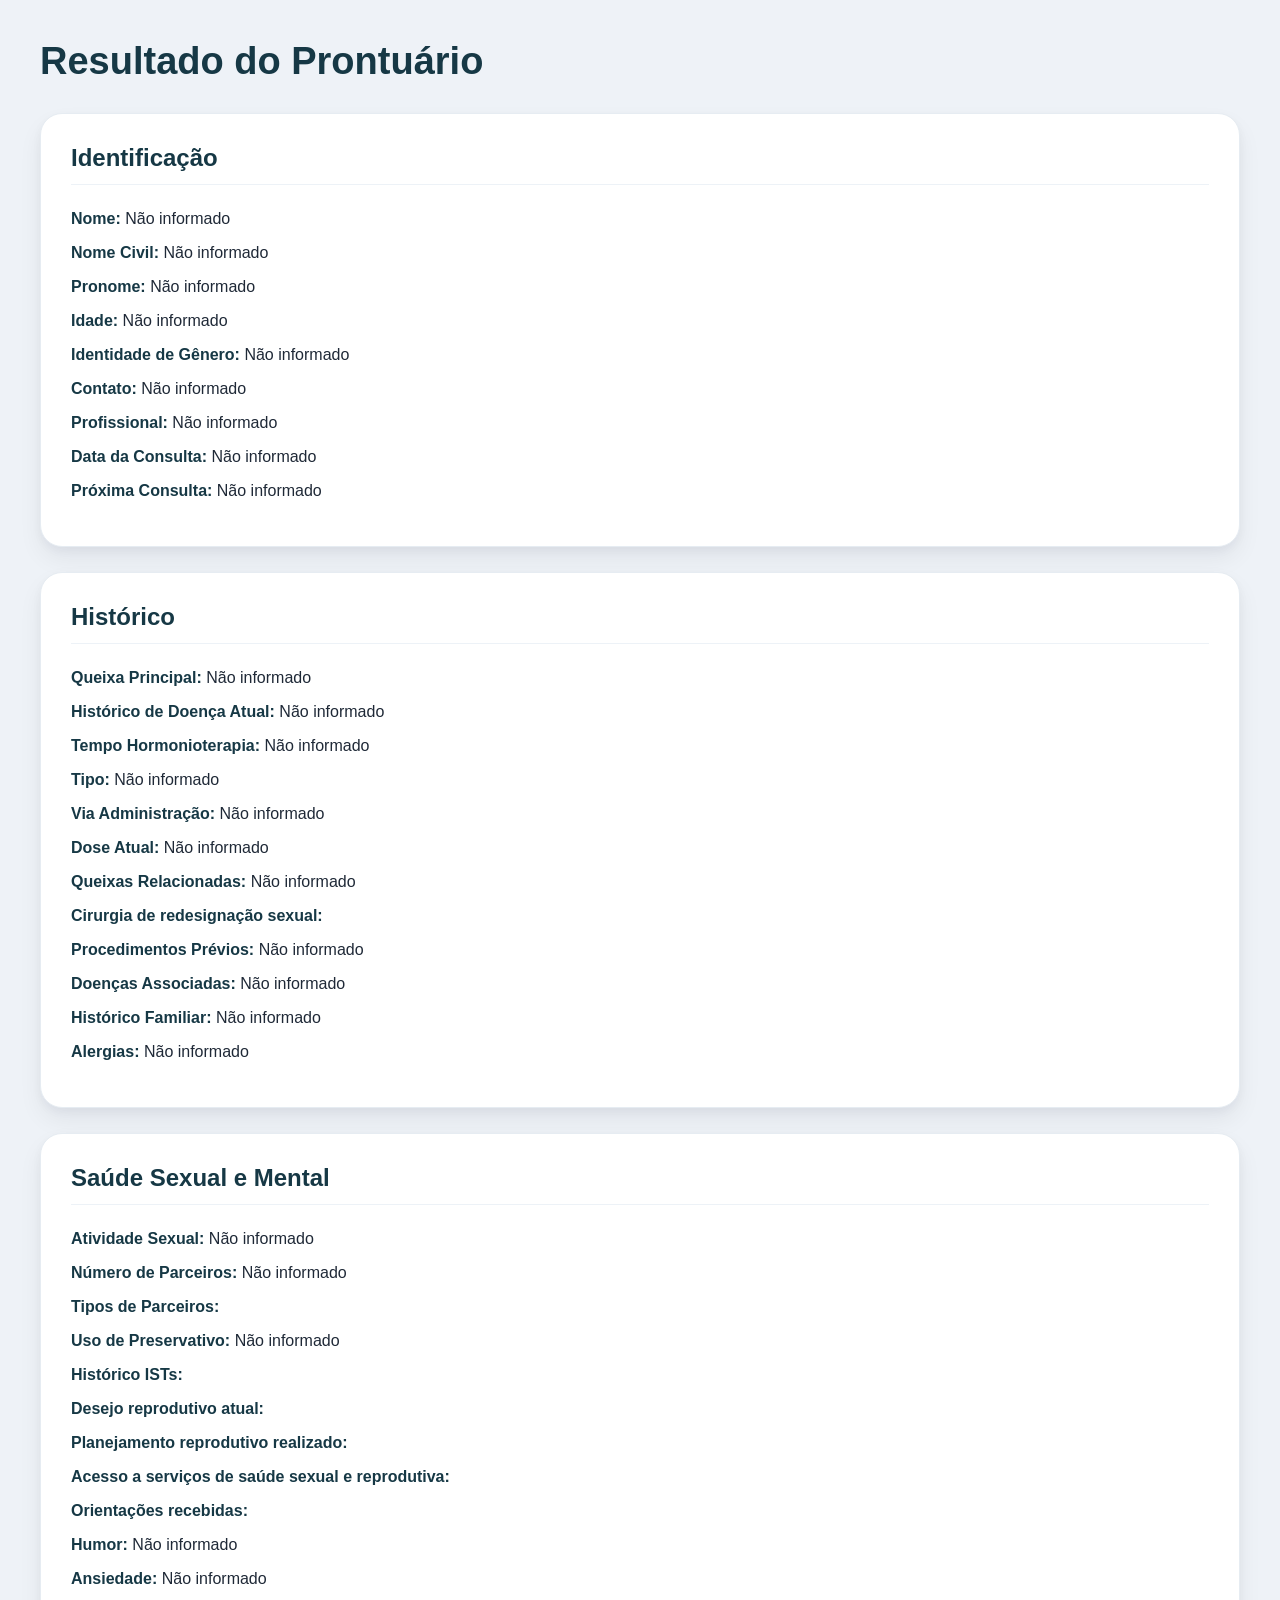
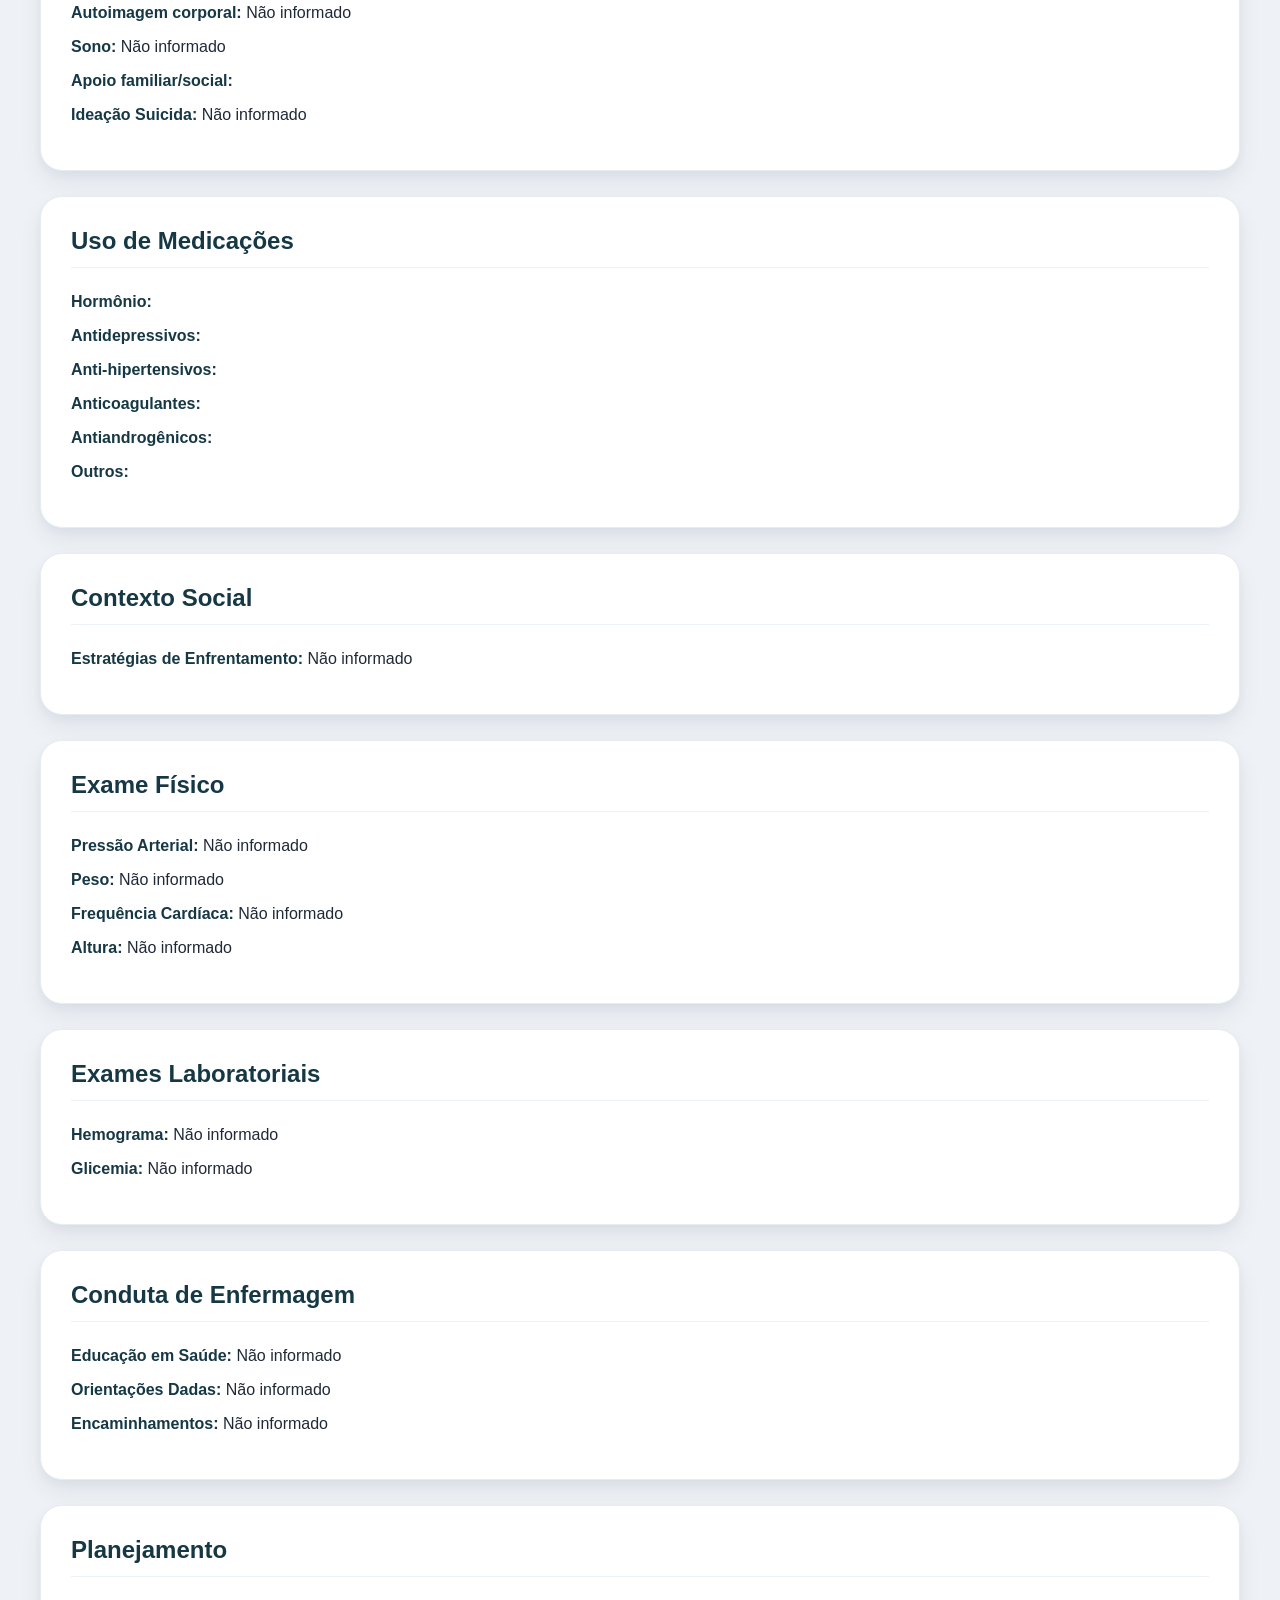
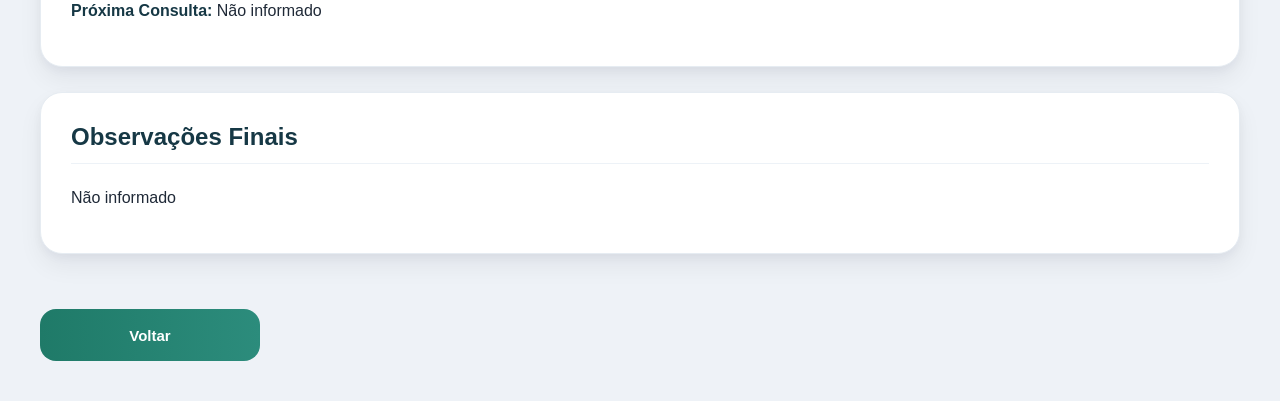
<file: TelaResult/Resultado.html>
<!DOCTYPE html>
<html lang="pt-BR">

<head>
  <meta charset="UTF-8">
  <title>Resultado do Prontuário</title>
  <script src="Resultado.js"></script>
  <link rel="stylesheet" href="Resultado.css">
  
</head>

<body>

  <div class="container">

    <h1 class="titulo">
      Resultado do Prontuário
    </h1>


    <!-- IDENTIFICAÇÃO -->

    <div class="card">

      <h2>Identificação</h2>

      <div class="linha">
        <strong>Nome:</strong>
        <span id="nome"></span>
      </div>

      <div class="linha">
        <strong>Nome Civil:</strong>
        <span id="nomeCivil"></span>
      </div>

      <div class="linha">
        <strong>Pronome:</strong>
        <span id="pronome"></span>
      </div>

      <div class="linha">
        <strong>Idade:</strong>
        <span id="idade"></span>
      </div>

      <div class="linha">
        <strong>Identidade de Gênero:</strong>
        <span id="identidadeGenero"></span>
      </div>

      <div class="linha">
        <strong>Contato:</strong>
        <span id="contato"></span>
      </div>

      <div class="linha">
        <strong>Profissional:</strong>
        <span id="profissional"></span>
      </div>

      <div class="linha">
        <strong>Data da Consulta:</strong>
        <span id="dataConsulta"></span>
      </div>

      <div class="linha">
        <strong>Próxima Consulta:</strong>
        <span id="proximaConsulta"></span>
      </div>

    </div>


    <!-- HISTÓRICO E HISTÓRIA CLÍNICA -->

<div class="card">

  <h2>Histórico</h2>

  <div class="linha">
    <strong>Queixa Principal:</strong>
    <span id="queixaPrincipal"></span>
  </div>

  <div class="linha">
    <strong>Histórico de Doença Atual:</strong>
    <span id="hda"></span>
  </div>

  <div class="linha">
    <strong>Tempo Hormonioterapia:</strong>
    <span id="tempoHormonioterapia"></span>
  </div>

  <div class="linha">
    <strong>Tipo:</strong>
    <span id="tipoHormonioterapia"></span>
  </div>

  <div class="linha">
    <strong>Via Administração:</strong>
    <span id="viaAdministracao"></span>
  </div>

  <div class="linha">
    <strong>Dose Atual:</strong>
    <span id="doseAtual"></span>
  </div>

  <div class="linha">
    <strong>Queixas Relacionadas:</strong>
    <span id="queixasRelacionadas"></span>
  </div>

  <div class="linha">
    <strong>Cirurgia de redesignação sexual:</strong>
    <span id="cirurgiaRedesignacaoSexual"></span>
  </div>

  <div class="linha">
    <strong>Procedimentos Prévios:</strong>
    <span id="procedimentosPrevios"></span>
  </div>

  <div class="linha">
    <strong>Doenças Associadas:</strong>
    <span id="doencasAssociadas"></span>
  </div>

  <div class="linha">
    <strong>Histórico Familiar:</strong>
    <span id="historicoFamiliar"></span>
  </div>

  <div class="linha">
    <strong>Alergias:</strong>
    <span id="alergias"></span>
  </div>

</div>

   
<div class="card">

  <h2>Saúde Sexual e Mental</h2>

  <div class="linha">
    <strong>Atividade Sexual:</strong>
    <span id="atividadeSexual"></span>
  </div>

  <div class="linha">
    <strong>Número de Parceiros:</strong>
    <span id="numeroParceiros"></span>
  </div>

   <div class="linha">
    <strong>Tipos de Parceiros:</strong>
    <span id="tiposParceiros"></span>
  </div>

  <div class="linha">
    <strong>Uso de Preservativo:</strong>
    <span id="usoPreservativo"></span>
  </div>

  <div class="linha">
    <strong>Histórico ISTs:</strong>
    <span id="historicoISTs"></span>
  </div>

   <div class="linha">
    <strong>Desejo reprodutivo atual:</strong>
    <span id="desejoReprodutivo"></span>
  </div>

   <div class="linha">
    <strong>Planejamento reprodutivo realizado:</strong>
    <span id="planejamentoReprodutivo"></span>
  </div>

   <div class="linha">
    <strong>Acesso a serviços de saúde sexual e reprodutiva:</strong>
    <span id="acessoServicosSaude"></span>
  </div>

   <div class="linha">
    <strong>Orientações recebidas:</strong>
    <span id="orientacaoRecebidas"></span>
  </div>

  <div class="linha">
    <strong>Humor:</strong>
    <span id="humor"></span>
  </div>

  <div class="linha">
    <strong>Ansiedade:</strong>
    <span id="ansiedade"></span>
  </div>

   <div class="linha">
    <strong>Autoimagem corporal:</strong>
    <span id="autoimagemCorporal"></span>
  </div>

  <div class="linha">
    <strong>Sono:</strong>
    <span id="sono"></span>
  </div>

   <div class="linha">
    <strong>Apoio familiar/social:</strong>
    <span id="apoiofamiliar"></span>
  </div>

  <div class="linha">
    <strong>Ideação Suicida:</strong>
    <span id="ideacaoSuicida"></span>
  </div>

</div>

 <div class="card">

      <h2>Uso de Medicações</h2>

      <div class="linha">
        <strong>Hormônio:</strong>
        <span id="hormonio"></span>
      </div>

      <div class="linha">
        <strong>Antidepressivos:</strong>
        <span id="antidepre"></span>
      </div>

      <div class="linha">
        <strong>Anti-hipertensivos:</strong>
        <span id="antihipertensivos"></span>
      </div>

      <div class="linha">
        <strong>Anticoagulantes:</strong>
        <span id="anticoagulantes"></span>
      </div>

      <div class="linha">
        <strong>Antiandrogênicos:</strong>
        <span id="antiandrogênicos"></span>
      </div>

      <div class="linha">
        <strong>Outros:</strong>
        <span id="outros"></span>
      </div>
    </div>

     <div class="card">

      <h2>Contexto Social</h2>

      <div class="linha">
        <strong>Estratégias de Enfrentamento:</strong>
        <span id="estrategiasEnfrentamento"></span>
      </div>

    </div>

    <!-- EXAME FÍSICO -->
    <div class="card">

      <h2>Exame Físico</h2>

      <div class="linha">
        <strong>Pressão Arterial:</strong>
        <span id="pressaoArterial"></span>
      </div>

      <div class="linha">
        <strong>Peso:</strong>
        <span id="peso"></span>
      </div>

      <div class="linha">
        <strong>Frequência Cardíaca:</strong>
        <span id="frequenciaCardiaca"></span>
      </div>

      <div class="linha">
        <strong>Altura:</strong>
        <span id="altura"></span>
      </div>

    </div>

    <!-- EXAMES -->
    <div class="card">

      <h2>Exames Laboratoriais</h2>

      <div class="linha">
        <strong>Hemograma:</strong>
        <span id="hemograma"></span>
      </div>

      <div class="linha">
        <strong>Glicemia:</strong>
        <span id="glicemia"></span>
      </div>

    </div>

    <!-- CONDUTA -->
    <div class="card">

      <h2>Conduta de Enfermagem</h2>

      <div class="linha">
        <strong>Educação em Saúde:</strong>
        <span id="educacaoSaude"></span>
      </div>

      <div class="linha">
        <strong>Orientações Dadas:</strong>
        <span id="orientacoesDadas"></span>
      </div>

      <div class="linha">
        <strong>Encaminhamentos:</strong>
        <span id="encaminhamentos"></span>
      </div>

    </div>

    <!-- PLANEJAMENTO -->
    <div class="card">

      <h2>Planejamento</h2>

      <div class="linha">
        <strong>Próxima Consulta:</strong>
        <span id="dataPlanejamento"></span>
      </div>

    </div>

    <!-- OBSERVAÇÕES -->
    <div class="card">

      <h2>Observações Finais</h2>

      <div class="linha">
        <span id="observacoesFinais"></span>
      </div>

    </div>


    <button
  class="voltar"
  onclick="window.location.href='../TelaInicial/index.html'">
  Voltar
</button>

  </div>

</body>
</html>
</file>
<file: TelaInicial/style.css>
*{
  margin:0;
  padding:0;
  box-sizing:border-box;
}

body{
  font-family:'Segoe UI',sans-serif;
  background:#eef2f7;
  color:#1f2937;
  display:flex;
}

.sidebar{
  width:290px;
  min-height:100vh;

  background:linear-gradient(180deg,#1f4e5f 0%,#163845 100%);

  position:fixed;
  left:0;
  top:0;

  padding:35px 24px;

  color:white;

  box-shadow:6px 0 30px rgba(0,0,0,.10);

  border-right:1px solid rgba(255,255,255,.08);
}

.logo{ margin-bottom:45px; }

.logo h2{
  font-size:32px;
  font-weight:800;
  margin-bottom:10px;
  letter-spacing:1px;
}

.subtitle{
  font-size:13px;
  text-transform:uppercase;
  letter-spacing:2px;
  opacity:.8;
  margin-bottom:10px;
}

.logo p:last-child{
  font-size:14px;
  line-height:1.6;
  opacity:.85;
}

.menu{
  display:flex;
  flex-direction:column;
  gap:12px;
}

.menu a{
  text-decoration:none;
  color:rgba(255,255,255,.92);

  padding:15px 18px;

  border-radius:14px;

  display:flex;
  align-items:center;
  gap:14px;

  font-size:15px;
  font-weight:600;

  transition:.25s ease;

  border:1px solid transparent;
}

.menu a:hover{
  background:rgba(255,255,255,.08);
  border-color:rgba(255,255,255,.08);
  transform:translateX(4px);
}

.content{
  margin-left:290px;
  width:calc(100% - 290px);
  padding:40px;
}

.topbar{
  margin-bottom:28px;
}

.topbar h1{
  font-size:34px;
  font-weight:800;
  color:#163845;
  margin-bottom:6px;
}

.topbar p{
  color:#667085;
  font-size:15px;
}

form{
  width:100%;
  max-width:1250px;
}

.section{
  background:white;
  padding:34px;
  margin-bottom:24px;

  border-radius:24px;

  border:1px solid #e8edf3;

  box-shadow:0 4px 10px rgba(15,23,42,.04),
             0 12px 30px rgba(15,23,42,.06);
}

.section h2{
  font-size:22px;
  margin-bottom:28px;
  color:#163845;
  font-weight:800;

  display:flex;
  align-items:center;
  gap:14px;

  padding-bottom:14px;

  border-bottom:1px solid #edf2f7;
}

.section h2::before{
  content:"";
  width:6px;
  height:28px;
  border-radius:20px;
  background:linear-gradient(180deg,#2c8c7c,#1f7a68);
}

.grid-2{
  display:grid;
  grid-template-columns:1fr 1fr;
  gap:32px;
}

label{
  display:block;

  margin-top:22px;
  margin-bottom:10px;

  font-size:13px;
  font-weight:700;

  text-transform:uppercase;
  letter-spacing:.5px;

  color:#344054;
}

input,
select,
textarea{
  width:100%;
  padding:15px 16px;

  border-radius:14px;

  border:1px solid #d7dde5;

  background:#f9fbfd;

  font-size:14px;

  transition:.25s ease;
}

input:focus,
select:focus,
textarea:focus{
  border-color:#2c8c7c;
  background:white;
  outline:none;

  box-shadow:0 0 0 4px rgba(44,140,124,.12);
}

textarea{
  min-height:140px;
  resize:vertical;
}

/* BUTTONS */
.buttons{
  display:flex;
  flex-wrap:wrap;
  gap:10px;
  margin-top:10px;
}

button{
  height:42px;
  padding:0 18px;

  border-radius:999px;

  border:1px solid #c8d4df;

  background:white;

  font-size:13px;
  font-weight:600;

  cursor:pointer;

  transition:.2s ease;
}

button:hover{
  background:#2c8c7c;
  border-color:#2c8c7c;
  color:white;
  transform:translateY(-1px);
}

.btn-select.ativo{
  background:#2c8c7c;
  border-color:#2c8c7c;
  color:white;
}

.Salvar{
  width:100%;
  max-width:430px;
  height:58px;

  margin:45px auto 0;
  display:block;

  border:none;
  border-radius:18px;

  background:linear-gradient(90deg,#1f7a68,#2c8c7c);

  color:white;

  font-size:16px;
  font-weight:700;

  cursor:pointer;

  box-shadow:0 10px 25px rgba(44,140,124,.22);
}

.Salvar:hover{
  transform:translateY(-2px);
  box-shadow:0 14px 30px rgba(44,140,124,.30);
}

.linha-check{
  display:flex;
  flex-direction:column;
  gap:20px;
  margin-top:12px;
}

.linha-topo,
.linha-baixo{
   display:flex;
  align-items:center;
  gap:12px;
  flex-wrap:wrap;
}

.check{
  display:flex;
  align-items:center;
  gap:6px;
  margin:0;
  font-size:14px;
  flex-direction:row-reverse;
  justify-content:flex-end;
}

.vital-row{
  display:flex;
  flex-wrap:wrap;
  gap:16px;
  margin-top:12px;
}

.vital-item{
  min-width:170px;
  display:flex;
  flex-direction:column;
  gap:8px;
}

.vital-item span{
  font-size:13px;
  font-weight:700;
  color:#475569;
  text-transform:none;
}

.subsection{
  margin-top:22px;
}

.subsection h3{
  margin-top:18px;
  font-size:16px;
  color:#163845;
  margin-bottom:14px;
}

.checks-grid{
  display:grid;
  grid-template-columns:repeat(auto-fit,minmax(220px,1fr));
  gap:18px;
  margin-top:12px;
}

.checks-grid div{
  display:flex;
  flex-direction:column;
  gap:8px;
  padding:12px;
  background:#f9fbfd;
  border-radius:12px;
  border:1px solid #e8edf3;
}

.checks-grid div label{
  display:flex;
  align-items:center;
  min-height:28px;
  gap:6px;
  margin:0;
  font-size:14px;
  color:#334155;
}

.group-label{
  display:block;
  margin-bottom:8px;
  font-size:13px;
  font-weight:700;
  color:#475569;
  text-transform:uppercase;
  letter-spacing:.5px;
}

.alert-small{
  margin-top:14px;
  padding:12px 14px;
  border-radius:16px;
  background:#f8fafc;
  border:1px solid #cbd5e1;
  color:#334155;
  font-size:13px;
}

.med-row{
  display:grid;
  grid-template-columns:220px 1fr 1fr;
  gap:15px;
  margin-bottom:18px;
}

.table-wrap{
  overflow-x:auto;
  margin-top:18px;
}

.avaliacao-table{
  width:100%;
  border-collapse:collapse;
  font-size:14px;
}

.avaliacao-table th,
.avaliacao-table td{
  border:1px solid #dee2e6;
  padding:14px 12px;
  vertical-align:top;
}

.avaliacao-table th{
  background:#f8fafc;
  color:#334155;
  text-align:left;
  font-size:13px;
  text-transform:uppercase;
  letter-spacing:.6px;
}

.avaliacao-table td input[type="text"]{
  width:100%;
  padding:10px 12px;
  border-radius:12px;
  border:1px solid #d7dde5;
  background:#f9fbfd;
}

.exames-table{
  width:100%;
  border-collapse:collapse;
  font-size:14px;
}

.exames-table th,
.exames-table td{
  border:1px solid #dee2e6;
  padding:14px 12px;
  vertical-align:middle;
}

.exames-table th{
  background:#f8fafc;
  color:#334155;
  text-align:left;
  font-size:13px;
  text-transform:uppercase;
  letter-spacing:.6px;
}

.exames-table td input[type="text"],
.exames-table td input[type="date"]{
  width:100%;
  padding:10px 12px;
  border-radius:12px;
  border:1px solid #d7dde5;
  background:#f9fbfd;
}

.acompanhamento-table{
  width:100%;
  border-collapse:collapse;
  font-size:14px;
}

.acompanhamento-table th,
.acompanhamento-table td{
  border:1px solid #dee2e6;
  padding:14px 12px;
  vertical-align:middle;
}

.acompanhamento-table th{
  background:#f8fafc;
  color:#334155;
  text-align:left;
  font-size:13px;
  text-transform:uppercase;
  letter-spacing:.6px;
}

.acompanhamento-table td input[type="text"],
.acompanhamento-table td input[type="date"]{
  width:100%;
  padding:10px 12px;
  border-radius:12px;
  border:1px solid #d7dde5;
  background:#f9fbfd;
}

.vulnerabilidade-table{
  width:100%;
  border-collapse:collapse;
  font-size:14px;
}

.vulnerabilidade-table th,
.vulnerabilidade-table td{
  border:1px solid #dee2e6;
  padding:14px 12px;
  vertical-align:top;
}

.vulnerabilidade-table th{
  background:#f8fafc;
  color:#334155;
  text-align:left;
  font-size:13px;
  text-transform:uppercase;
  letter-spacing:.6px;
  width:200px;
}

.vulnerabilidade-table td{
  display:flex;
  flex-direction:column;
  gap:10px;
}

.vulnerabilidade-table .check{
  display:flex;
  align-items:center;
  gap:6px;
  margin:0;
  font-size:13px;
  color:#334155;
}

.vulnerabilidade-table input[type="text"]{
  width:100%;
  padding:10px 12px;
  border-radius:12px;
  border:1px solid #d7dde5;
  background:#f9fbfd;
  font-size:13px;
}

.emocional-table{
  width:100%;
  border-collapse:collapse;
  font-size:14px;
}

.emocional-table th,
.emocional-table td{
  border:1px solid #dee2e6;
  padding:14px 12px;
  vertical-align:top;
}

.emocional-table th{
  background:#f8fafc;
  color:#334155;
  text-align:left;
  font-size:13px;
  text-transform:uppercase;
  letter-spacing:.6px;
  width:200px;
}

.emocional-table td{
  display:flex;
  flex-direction:column;
  gap:10px;
}

.emocional-table .check{
  display:flex;
  align-items:center;
  gap:6px;
  margin:0;
  font-size:13px;
  color:#334155;
}

.emocional-table input[type="text"],
.emocional-table input[type="number"]{
  padding:10px 12px;
  border-radius:12px;
  border:1px solid #d7dde5;
  background:#f9fbfd;
  font-size:13px;
}

.input-with-scale{
  display:flex;
  flex-direction:column;
  gap:8px;
}

.input-with-scale input[type="text"]{
  width:100%;
}

.scale-label{
  display:flex;
  align-items:center;
  gap:8px;
  font-size:12px;
  color:#475569;
}

.info-box{
  margin-top:16px;
  padding:12px 14px;
  background:#e0f2fe;
  border:1px solid #7dd3fc;
  border-radius:14px;
  color:#0c4a6e;
}

.info-box p{
  margin:0;
  font-size:12px;
}

.medicacoes-table{
  width:100%;
  border-collapse:collapse;
  font-size:14px;
}

.medicacoes-table th,
.medicacoes-table td{
  border:1px solid #dee2e6;
  padding:14px 12px;
  vertical-align:middle;
}

.medicacoes-table th{
  background:#f8fafc;
  color:#334155;
  text-align:left;
  font-size:13px;
  text-transform:uppercase;
  letter-spacing:.6px;
}

.medicacoes-table td input[type="text"]{
  width:100%;
  padding:10px 12px;
  border-radius:12px;
  border:1px solid #d7dde5;
  background:#f9fbfd;
  font-size:13px;
}

.sexual-table{
  width:100%;
  border-collapse:collapse;
  font-size:14px;
}

.sexual-table th,
.sexual-table td{
  border:1px solid #dee2e6;
  padding:14px 12px;
  vertical-align:top;
}

.sexual-table th{
  background:#f8fafc;
  color:#334155;
  text-align:left;
  font-size:13px;
  text-transform:uppercase;
  letter-spacing:.6px;
  width:250px;
}

.sexual-table td{
  display:flex;
  flex-direction:column;
  gap:10px;
}

.sexual-table .check{
  display:flex;
  align-items:center;
  gap:6px;
  margin:0;
  font-size:13px;
  color:#334155;
}

.sexual-table input[type="text"],
.sexual-table input[type="number"]{
  padding:10px 12px;
  border-radius:12px;
  border:1px solid #d7dde5;
  background:#f9fbfd;
  font-size:13px;
}

.clinical-item{
  margin-bottom:18px;
}

.clinical-item label:first-child{
  display:block;
  margin-bottom:10px;
  font-size:14px;
  font-weight:600;
  color:#334155;
  text-transform:none;
}

.clinical-item input[type="text"]{
  width:100%;
  padding:12px 14px;
  border:1px solid #d7dde5;
  border-radius:12px;
  background:#f9fbfd;
  font-size:14px;
}

.inline-checks{
  display:flex;
  flex-wrap:wrap;
  gap:14px;
  margin-top:8px;
}

.inline-checks .check{
  display:flex;
  align-items:center;
  gap:6px;
  margin:0;
  font-size:13px;
  color:#334155;
  flex-direction:row-reverse;
  justify-content:flex-end;
}

.nested-item{
  margin-bottom:10px;
  display:flex;
  align-items:center;
  gap:8px;
  flex-wrap:wrap;
}

.nested-item .check{
  display:flex;
  align-items:center;
  gap:6px;
  margin:0;
  font-size:13px;
  color:#334155;
  flex-direction:row-reverse;
  justify-content:flex-end;
}

.check-inline{
  display:flex;
  align-items:center;
  gap:6px;
  margin-left:8px;
  font-size:13px;
  color:#334155;
}

.status-check{
  display:flex;
  align-items:center;
  gap:6px;
  margin-right:8px;
  font-size:13px;
  color:#334155;
}

.legend-box{
  display:flex;
  gap:24px;
  margin-top:18px;
  padding:14px 16px;
  background:#f8fafc;
  border-radius:14px;
  border:1px solid #e8edf3;
  flex-wrap:wrap;
}

.legend-item{
  font-size:13px;
  color:#334155;
}

.conduct-item{
  display:flex;
  align-items:center;
  gap:12px;
  margin-bottom:16px;
}

.conduct-item label{
  margin:0;
  font-size:14px;
  font-weight:600;
  color:#334155;
  text-transform:none;
  white-space:nowrap;
}

.conduct-item input[type="text"]{
  flex:1;
  padding:12px 14px;
  border:none;
  border-bottom:1px solid #d7dde5;
  background:transparent;
  font-size:14px;
}

.plan-item{
  display:flex;
  align-items:center;
  gap:12px;
  margin-bottom:24px;
}

.plan-item label{
  margin:0;
  font-size:14px;
  font-weight:600;
  color:#334155;
  text-transform:none;
  white-space:nowrap;
}

.plan-item input[type="date"]{
  padding:12px 14px;
  border:1px solid #d7dde5;
  border-radius:12px;
  background:#f9fbfd;
  font-size:14px;
}

.alarms-container{
  margin:24px 0;
}

.alarms-title{
  display:block;
  margin-bottom:14px;
  font-size:14px;
  font-weight:600;
  color:#334155;
  text-transform:none;
}

.alarms-list{
  display:flex;
  flex-direction:column;
  gap:12px;
  margin-left:18px;
  padding:14px;
  background:#f8fafc;
  border-radius:14px;
  border:1px solid #e8edf3;
}

.alarm-check label{
  margin:0;
  font-size:13px;
  color:#334155;
}

.radio-inline{
  display:inline-flex;
  align-items:center;
  gap:8px;
  margin-right:12px;
  font-size:14px;
  color:#334155;
}

.radio-inline input{
  accent-color:#2c8c7c;
}

.alert-box{
  display:flex;
  align-items:flex-start;
  gap:10px;
  padding:16px 18px;
  margin-top:18px;
  border-radius:18px;
  border:1px solid transparent;
}

.alert-yellow{
  background:#fef9c3;
  border-color:#fde68a;
  color:#92400e;
}

.alert-red{
  background:#fee2e2;
  border-color:#fca5a5;
  color:#991b1b;
}

.file-field{
  margin-top:24px;
}

.file-field label{
  display:block;
  margin-bottom:10px;
  font-weight:700;
  color:#344054;
  text-transform:uppercase;
  letter-spacing:.5px;
  font-size:13px;
}

.file-field input[type="file"]{
  width:100%;
  padding:12px 10px;
  border:1px solid #d7dde5;
  border-radius:14px;
  background:#f9fbfd;
  cursor:pointer;
}

::-webkit-scrollbar{ width:10px; }
::-webkit-scrollbar-track{ background:#edf2f7; }
::-webkit-scrollbar-thumb{ background:#b7c3cf; border-radius:20px; }
::-webkit-scrollbar-thumb:hover{ background:#94a3b8; }

@media(max-width:1000px){
  body{ flex-direction:column; }

  .sidebar{
    position:relative;
    width:100%;
  }

  .content{
    margin-left:0;
    width:100%;
    padding:20px;
  }

  .grid-2{
    grid-template-columns:1fr;
  }

  .med-row{
    grid-template-columns:1fr;
  }

  .menu{
    flex-direction:row;
    flex-wrap:wrap;
  }

  .menu a{
    flex:1 1 45%;
    justify-content:center;
  }
}
</file>
<file: TelaResult/Resultado.css>
*{
      margin:0;
      padding:0;
      box-sizing:border-box;
    }

    body{
      font-family:'Segoe UI',sans-serif;
      background:#eef2f7;
      padding:40px;
      color:#1f2937;
    }

    .container{
      max-width:1200px;
      margin:auto;
    }

    .titulo{
      font-size:38px;
      font-weight:800;
      color:#163845;
      margin-bottom:30px;
    }

    .card{
      background:white;
      padding:30px;
      border-radius:22px;
      margin-bottom:25px;

      border:1px solid #e6ecf2;

      box-shadow:
      0 4px 10px rgba(15,23,42,.04),
      0 12px 25px rgba(15,23,42,.06);
    }

    .card h2{
      font-size:24px;
      margin-bottom:25px;
      color:#163845;

      border-bottom:1px solid #edf2f7;
      padding-bottom:12px;
    }

    .linha{
      margin-bottom:16px;
    }

    .linha strong{
      color:#163845;
    }

    .voltar{
      margin-top:30px;

      width:220px;
      height:52px;

      border:none;
      border-radius:16px;

      background:linear-gradient(
        90deg,
        #1f7a68,
        #2c8c7c
      );

      color:white;

      font-size:15px;
      font-weight:700;

      cursor:pointer;
    }
</file>
